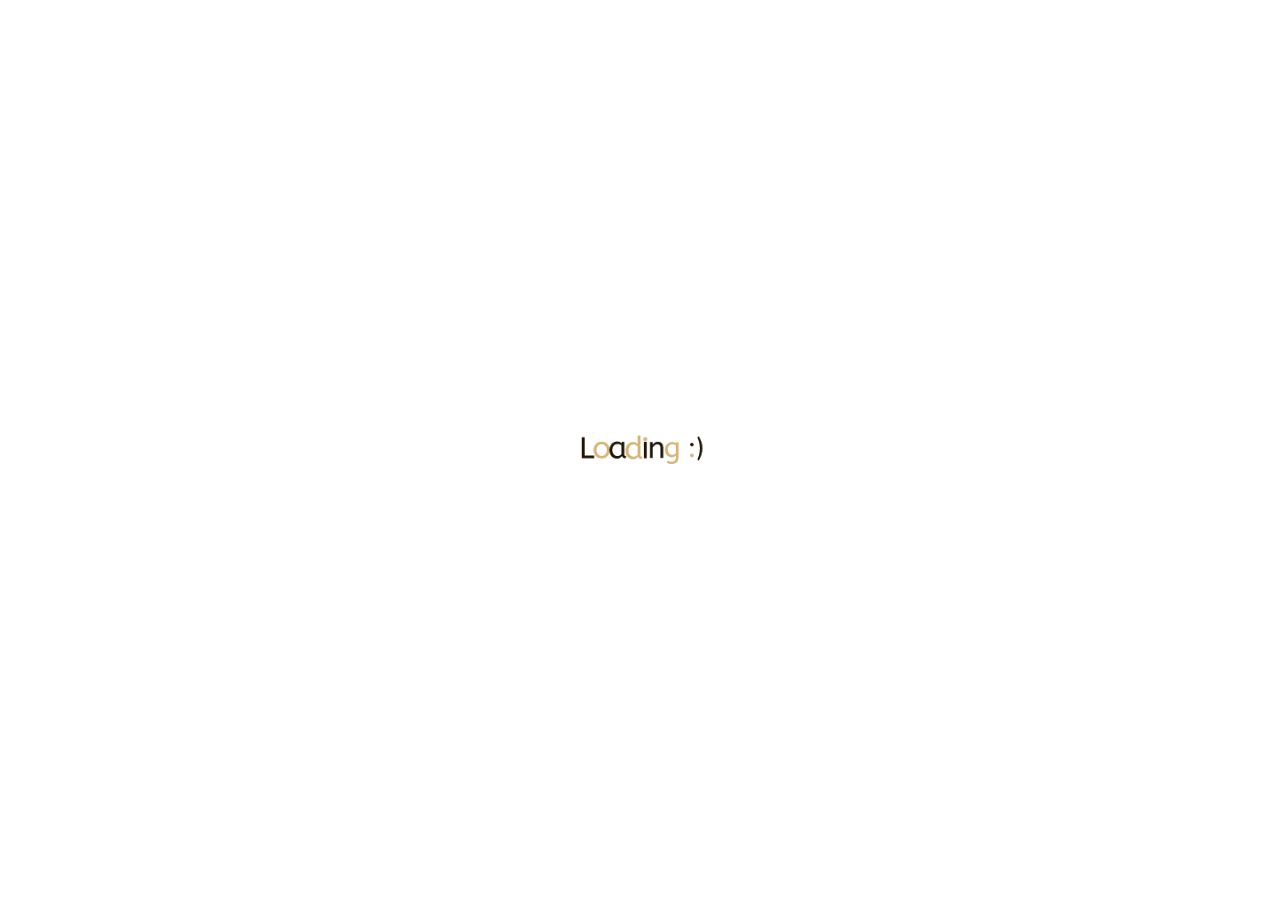
<file: index.html>
<!DOCTYPE html>
<html lang="en">
<head>
    <meta charset="UTF-8">
    <meta http-equiv="X-UA-Compatible" content="IE=edge">
    <meta name="viewport" content="width=device-width, initial-scale=1.0">
    <title>김봉준 | 프론트엔드 포트폴리오</title>
    <link href="assets/images/favicon.ico" type="image/x-icon" rel="shortcut icon">
    <link href="assets/css/main.css" rel="stylesheet">
    <link href="assets/css/jquery.mCustomScrollbar.css" rel="stylesheet">
    <script src="https://ajax.googleapis.com/ajax/libs/jquery/3.6.0/jquery.min.js"></script>
    <script src="assets/js/jquery.mCustomScrollbar.concat.min.js"></script>
    <script src="assets/js/main.js"></script>
</head>
<body>
    <!-- header -->
    <header class="header">
        <div class="inner_header">
            <a href="index.html"><h1>bJ</h1></a>
            <div id="burger-menu">
                <span></span>
            </div>
            <div id="menu">
                <ul>
                    <li><a href="index.html">Work</a></li>
                    <li><a href="about.html">About Me</a></li>
                    <li><a href="#" class="contact_btn">Contact Us</a></li>
                </ul>
            </div>
        </div>
    </header>

    <div id="loading">
        <img src="assets/images/loading.gif" id="loading-image" alt="">
    </div>

    <main>
        <!-- main contents -->
        <section class="main_contents">
            <div class="about_thum">
                <figure>
                    <a href="about.html">
                        <img src="assets/images/main_about.jpg" alt="">
                    </a>
                    <figcaption>
                        <p>bongjun kim</p>
                        <p>Front-End Developer</p>
                    </figcaption>
                </figure>
            </div>
            
            <div class="project1_thum">
                <figure>
                    <p class="num">01</p>
                    <a href="project02_detail.html" alt="">
                        <img src="assets/images/vw_mobile.jpg" alt="" data-animated="assets/images/vw_animation.gif" data-static="assets/images/vw_mobile.jpg" class="hov-animation">
                    </a>
                    <figcaption>
                        <div class="main_title">
                            <p>v-w</p>
                            <p>project</p>
                        </div>
                        <div class="sub_title">
                            <p>
                                V-W clone project<br>
                                1920px, 480px
                            </p>
                        </div>
                    </figcaption>
                </figure>
            </div>

            <div class="project2_thum">
                <figure>
                    <p class="num">02</p>
                    <a href="project01_detail.html" alt="">
                        <img src="assets/images/daon_mobile.jpg" alt="" data-animated="assets/images/daon_animation.gif" data-static="assets/images/daon_mobile.jpg" class="hov-animation">
                    </a>
                    <figcaption>
                        <div class="main_title">
                            <p>daon</p>
                            <p>project</p>
                        </div>
                        <div class="sub_title">
                            <p>
                                renewal project<br>
                                1920px, 480px
                            </p>
                        </div>
                    </figcaption>
                </figure>
            </div>

            <div class="project3_thum">
                <figure>
                    <p class="num">03</p>
                    <a href="project03_detail.html" alt="">
                        <img src="assets/images/react_main_03.jpg" alt="">
                        <img src="assets/images/react_static.jpg" alt="" data-animated="assets/images/react_animation.gif" data-static="assets/images/react_static.jpg" class="hov-animation">
                    </a>
                    <figcaption>
                        <div class="main_title">
                            <p>corona19</p>
                            <p>project</p>
                        </div>
                        <div class="sub_title">
                            <p>
                                react 이용<br>
                                코로나 인원현황 project 
                            </p>
                        </div>
                    </figcaption>
                </figure>
            </div>

            <article class="contact">
                <form id="contact" action="#" method="#">
                    <h2>Contact Us</h2>
                    <input type="text" name="name" id="name" placeholder="NAME" required>
                    <input type="email" name="email" id="email" placeholder="E-Mail" required>
                    <textarea name="message" cols="50" rows="7" placeholder="message" required></textarea>
                    <input type="submit" name="submit" id="submit" value="send message">
                </form>
                <div class="contact_text">
                    <p>let's</p>
                    <p>talk</p>
                    <p>
                        이메일로 연락 주시면 상세한 이력서 보내드리겠습니다.<br>
                        당신과 함께 성장하고 싶습니다.
                    </p>
                </div>
            </article>

            <div class="top_btn">
                <p><img src="assets/images/top_btn.png" alt=""></p>
            </div>

            <!-- canvas -->
            <div id="dotty"></div>
            
            <!-- footer -->
            <footer class="footer">
                <div>
                    <p class="tel">+82 10-3745-3098</p>
                    <p class="copyright">
                        © 2021 BJ CO.
                        ALL RIGHTS RESERVED.
                    </p>
                </div>
            </footer>

        </section>
    </main>

    <!-- canvas script -->
    <script>
        var NUM_PARTICLES = ((ROWS = 12) * (COLS = 30)), THICKNESS = Math.pow(200, 2),
            SPACING = 50,
            MARGIN = 100,
            COLOR = 220,
            DRAG = 0.95,
            EASE = 0.25,
            container, particle, canvas, mouse, stats, list, ctx, tog, man, dx, dy, mx, my, d, t, f, a, b, i, n, w, h, p, s, r, c; 
            particle = { vx: 0, vy: 0, x: 0, y: 0 };

        function init() {
            container = document.getElementById('dotty');
            canvas = document.createElement('canvas');
            ctx = canvas.getContext('2d'); man = false;
            tog = true; list = [];
            w = canvas.width = COLS * SPACING + MARGIN * 2;
            h = canvas.height = ROWS * SPACING + MARGIN * 2;
            for (i = 0; i < NUM_PARTICLES; i++) {
                p = Object.create(particle); p.x = p.ox = MARGIN + SPACING * (i % COLS);
                p.y = p.oy = MARGIN + SPACING * Math.floor(i / COLS); list[i] = p;
            }
            container.addEventListener('mousemove', function (e) {
                bounds = container.getBoundingClientRect();
                mx = e.clientX - bounds.left; my = e.clientY - bounds.top; man = true;
            });
            if (typeof Stats === 'function') {
                document.body.appendChild((stats = new Stats()).domElement);
            }
            container.appendChild(canvas); 
        }

        function step() { 
            if (stats) stats.begin(); 
            if (tog = !tog) {
                if (!man) {
                    t = +new Date() * 0.000; mx = w * 0.5 + (Math.cos(t * 2.1) * Math.cos(t * 0.9) * w * 0.45);
                    my = h * 0.5 + (Math.sin(t * 3.2) * Math.tan(Math.sin(t * 0.8)) * h * 0.45);
                }
                for (i = 0; i < NUM_PARTICLES; i++) {
                    p = list[i]; d = (dx = mx - p.x) * dx + (dy = my - p.y) * dy;
                    f = -THICKNESS / d; 
                    if (d < THICKNESS) {
                        t = Math.atan2(dy, dx);
                        p.vx += f * Math.cos(t); p.vy += f * Math.sin(t);
                    } 
                    p.x += (p.vx *= DRAG) + (p.ox - p.x) * EASE;
                    p.y += (p.vy *= DRAG) + (p.oy - p.y) * EASE; 
                } 
            } 
            else {
                b = (a = ctx.createImageData(w, h)).data;
                for (i = 0; i < NUM_PARTICLES; i++) {
                    p = list[i]; b[n = (~~p.x + (~~p.y * w)) * 4] = b[n + 1] = b[n + 2] = COLOR, b[n + 3] = 255;
                } 
                ctx.putImageData(a, 0, 0);
            } if (stats) stats.end(); requestAnimationFrame(step); 
        }
        init();
        step();
    </script>

    <script>
        (function ($) {
            $(window).on("load", function () {
                $("main").mCustomScrollbar({
                    theme: "dark",
                    mouseWheelPixels: 600
                });
            }); 
        })(jQuery);
    </script>

    <script>
        // 버거메뉴
        var burgerMenu = document.getElementById('burger-menu');
        var overlay = document.getElementById('menu');
        burgerMenu.addEventListener('click',function(){
            this.classList.toggle("close");
            overlay.classList.toggle("overlay");
        });
    </script>

  </body>
</html>
</file>
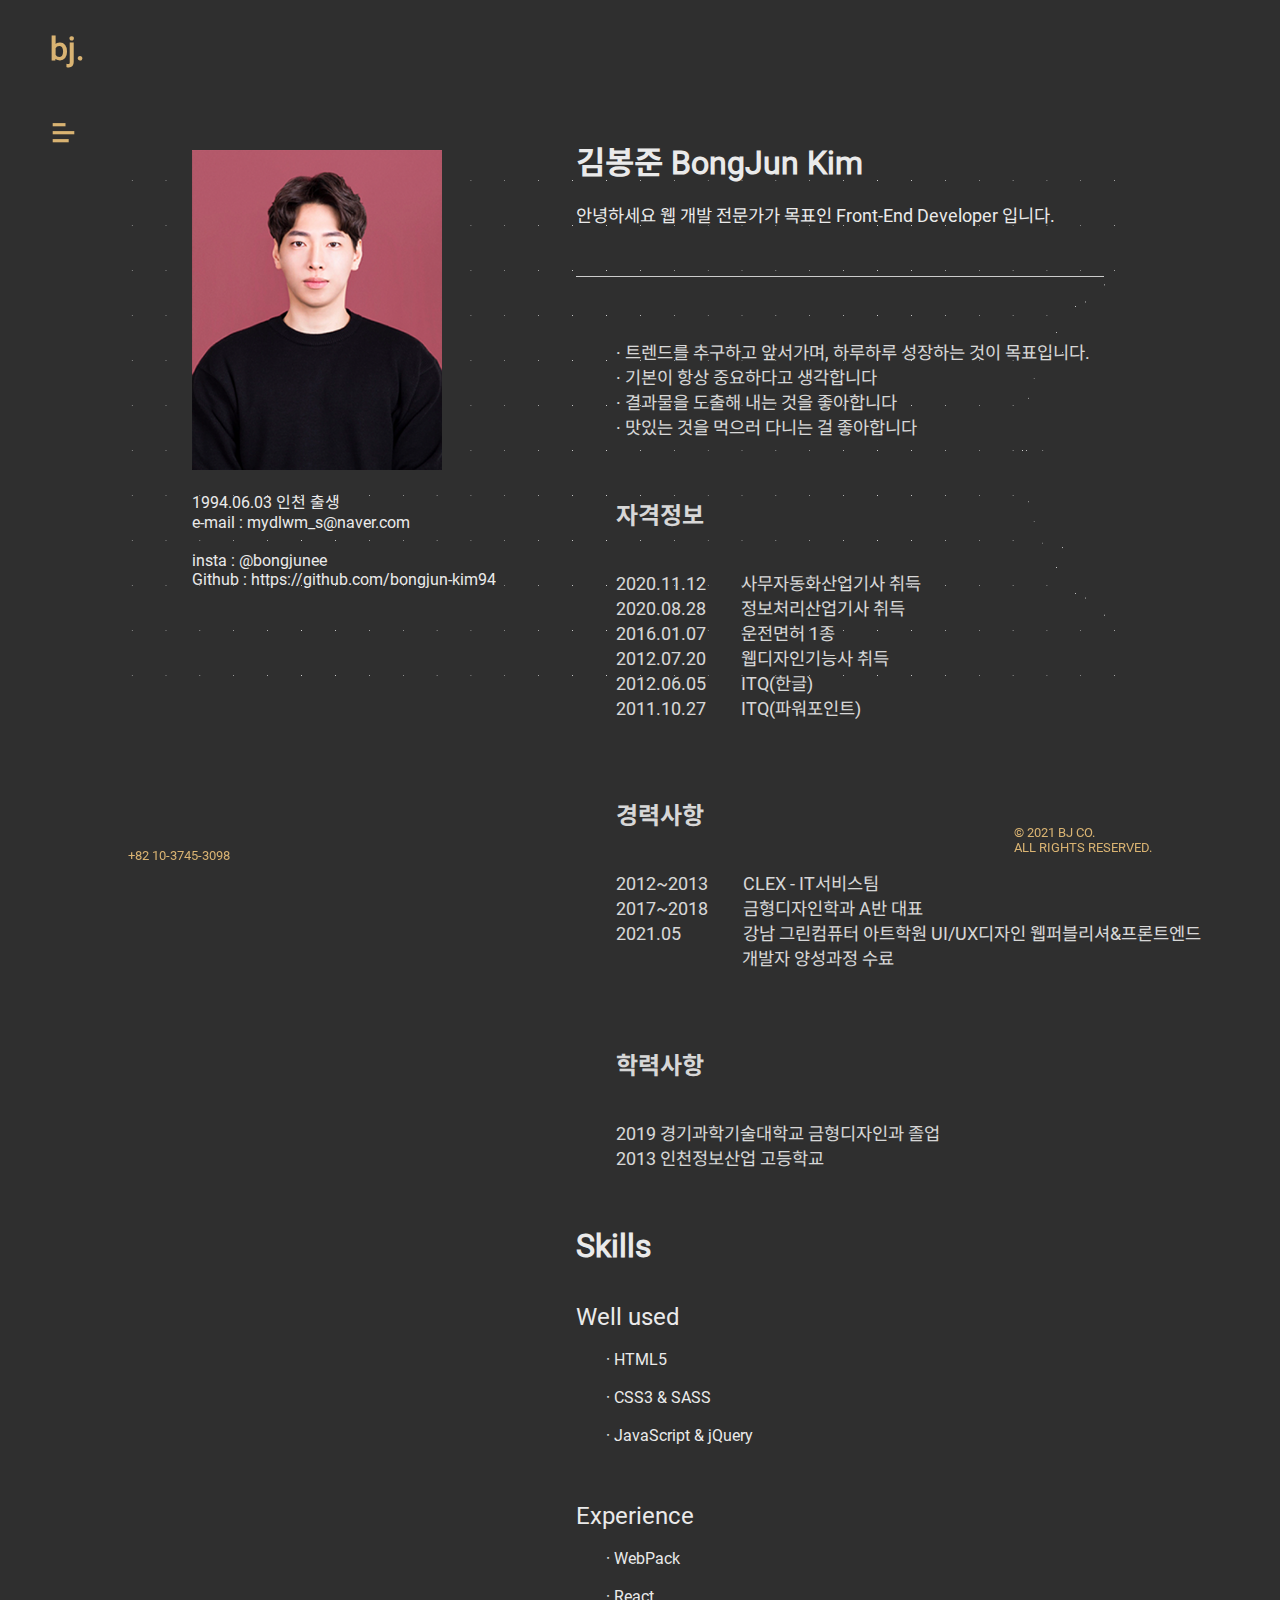
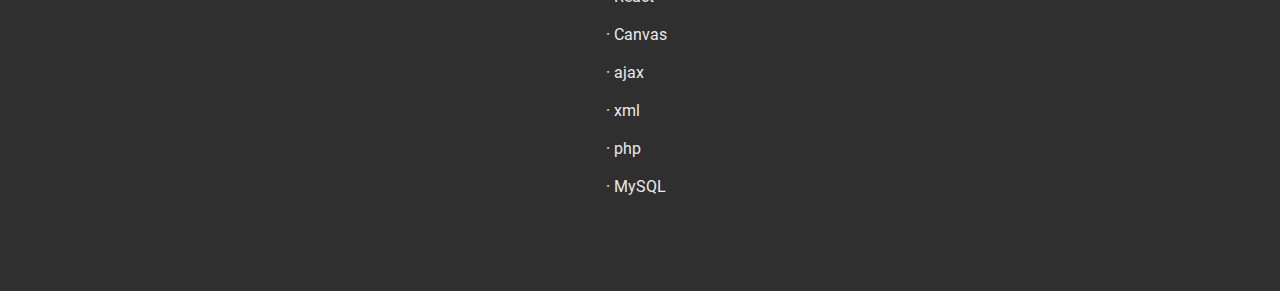
<file: about.html>
<!DOCTYPE html>
<html lang="en">
<head>
    <meta charset="UTF-8">
    <meta http-equiv="X-UA-Compatible" content="IE=edge">
    <meta name="viewport" content="width=device-width, initial-scale=1.0">
    <title>Document</title>
    <link href="css/about.css" rel="stylesheet">
    <script src="https://ajax.googleapis.com/ajax/libs/jquery/3.6.0/jquery.min.js"></script>
    <script src="js/common.js"></script>
</head>
<body>

    <!-- header -->
    <header class="header">
        <div class="inner_header">
            <a href="index.html"><h1>bj.</h1></a>
            <div id="burger-menu">
                <span></span>
            </div>
            <div id="menu">
                <ul>
                    <li><a href="project01_detail.html">Work</a></li>
                    <li><a href="about.html">About Me</a></li>
                    <li><a href="#">Contact Us</a></li>
                </ul>
            </div>
        </div>
    </header>

    <article class="main_content">
        <div class="main_left">
            <figure>
                <p>
                    <img src="images/about_me.png" alt="">
                </p>
                <figcaption>
                    <p>
                        1994.06.03 인천 출생
                        e-mail : mydlwm_s@naver.com
                    </p>
                    <p>
                        insta : @bongjunee
                        Github : https://github.com/bongjun-kim94
                    </p>
                </figcaption>
            </figure>
        </div>


        <div class="main_right">
            <ul>
                <li>
                    <h1>김봉준 BongJun Kim</h1>
                    <p>안녕하세요 웹 개발 전문가가 목표인 Front-End Developer 입니다.</p>
                    <span></span>
                </li>
                <li>
                    <p>
                        · 트렌드를 추구하고 앞서가며, 하루하루 성장하는 것이 목표입니다.
                        · 기본이 항상 중요하다고 생각합니다
                        · 결과물을 도출해 내는 것을 좋아합니다
                        · 맛있는 것을 먹으러 다니는 걸 좋아합니다
                    </p>
                </li>
                <li>
                    <h2>자격정보</h2>
                    <p>
                        2020.11.12<span>사무자동화산업기사 취득</span>
                        2020.08.28<span>정보처리산업기사 취득</span>
                        2016.01.07<span>운전면허 1종</span>
                        2012.07.20<span>웹디자인기능사 취득</span>
                        2012.06.05<span>ITQ(한글)</span>
                        2011.10.27<span>ITQ(파워포인트)</span>
                    </p>

                </li>
                <li>
                    <h2>경력사항</h2>
                    <p>
                        2012~2013<span>CLEX - IT서비스팀</span>
                        2017~2018<span>금형디자인학과 A반 대표</span>
                        2021.05<span>&emsp;&ensp;강남 그린컴퓨터 아트학원 UI/UX디자인 웹퍼블리셔&프론트엔드</span>
                        <p class="p_tap">개발자 양성과정 수료</p>
                    </p>
                </li>
                <li>
                    <h2>학력사항</h2>
                    <p>
                        2019 경기과학기술대학교 금형디자인과 졸업
                        2013 인천정보산업 고등학교
                    </p>
                </li>
                <li>
                    <h2>Skills</h2>
                    <dl>
                        <dt>Well used</dt>
                        <dd>· HTML5</dd>
                        <dd>· CSS3 & SASS</dd>
                        <dd>· JavaScript & jQuery</dd>
                    </dl>
                    <dl>
                        <dt>Experience</dt>
                        <dd>· WebPack</dd>
                        <dd>· React</dd>
                        <dd>· Canvas</dd>
                        <dd>· ajax</dd>
                        <dd>· xml</dd>
                        <dd>· php</dd>
                        <dd>· MySQL</dd>
                    </dl>
                    
                </li>
            </ul>
        </div>
    </article>

    <!-- canvas -->
    <div id="dotty"></div>
    
    <!-- footer -->
    <footer class="footer">
        <div>
            <p class="tel">+82 10-3745-3098</p>
            <p class="copyright">
                © 2021 BJ CO.
                ALL RIGHTS RESERVED.
            </p>
        </div>
    </footer>
    


    <script>
        
        var NUM_PARTICLES = ((ROWS = 12) * (COLS = 30)), THICKNESS = Math.pow(200, 2),
            SPACING = 50,
            MARGIN = 100,
            COLOR = 220,
            DRAG = 0.95,
            EASE = 0.25,
            container, particle, canvas, mouse, stats, list, ctx, tog, man, dx, dy, mx, my, d, t, f, a, b, i, n, w, h, p, s, r, c; 
            particle = { vx: 0, vy: 0, x: 0, y: 0 };

        function init() {
            container = document.getElementById('dotty');
            canvas = document.createElement('canvas');
            ctx = canvas.getContext('2d');
            man = false;
            tog = true; list = [];
            w = canvas.width = COLS * SPACING + MARGIN * 2;
            h = canvas.height = ROWS * SPACING + MARGIN * 2;
            for (i = 0; i < NUM_PARTICLES; i++) {
                p = Object.create(particle); p.x = p.ox = MARGIN + SPACING * (i % COLS);
                p.y = p.oy = MARGIN + SPACING * Math.floor(i / COLS); list[i] = p;
            }
            container.addEventListener('mousemove', function (e) {
                bounds = container.getBoundingClientRect();
                mx = e.clientX - bounds.left; my = e.clientY - bounds.top; man = true;
            });
            if (typeof Stats === 'function') {
                document.body.appendChild((stats = new Stats()).domElement);
            }
            container.appendChild(canvas); 
        }

        function step() { 
            if (stats) stats.begin(); 
            if (tog = !tog) {
                if (!man) {
                    t = +new Date() * 0.000; mx = w * 0.5 + (Math.cos(t * 2.1) * Math.cos(t * 0.9) * w * 0.45);
                    my = h * 0.5 + (Math.sin(t * 3.2) * Math.tan(Math.sin(t * 0.8)) * h * 0.45);
                }
                for (i = 0; i < NUM_PARTICLES; i++) {
                    p = list[i]; d = (dx = mx - p.x) * dx + (dy = my - p.y) * dy;
                    f = -THICKNESS / d; 
                    if (d < THICKNESS) {
                        t = Math.atan2(dy, dx);
                        p.vx += f * Math.cos(t); p.vy += f * Math.sin(t);
                    } 
                    p.x += (p.vx *= DRAG) + (p.ox - p.x) * EASE;
                    p.y += (p.vy *= DRAG) + (p.oy - p.y) * EASE; 
                } 
            } 
            else {
                b = (a = ctx.createImageData(w, h)).data;
                for (i = 0; i < NUM_PARTICLES; i++) {
                    p = list[i]; b[n = (~~p.x + (~~p.y * w)) * 4] = b[n + 1] = b[n + 2] = COLOR, b[n + 3] = 255;
                } 
                ctx.putImageData(a, 0, 0);
            } if (stats) stats.end(); requestAnimationFrame(step); 
        }
        init();
        step();
    </script>

    <script>
        // 버거메뉴
        var burgerMenu = document.getElementById('burger-menu');
        var overlay = document.getElementById('menu');
        burgerMenu.addEventListener('click',function(){
            this.classList.toggle("close");
            overlay.classList.toggle("overlay");
        });
    </script>
</body>
</html>
</file>
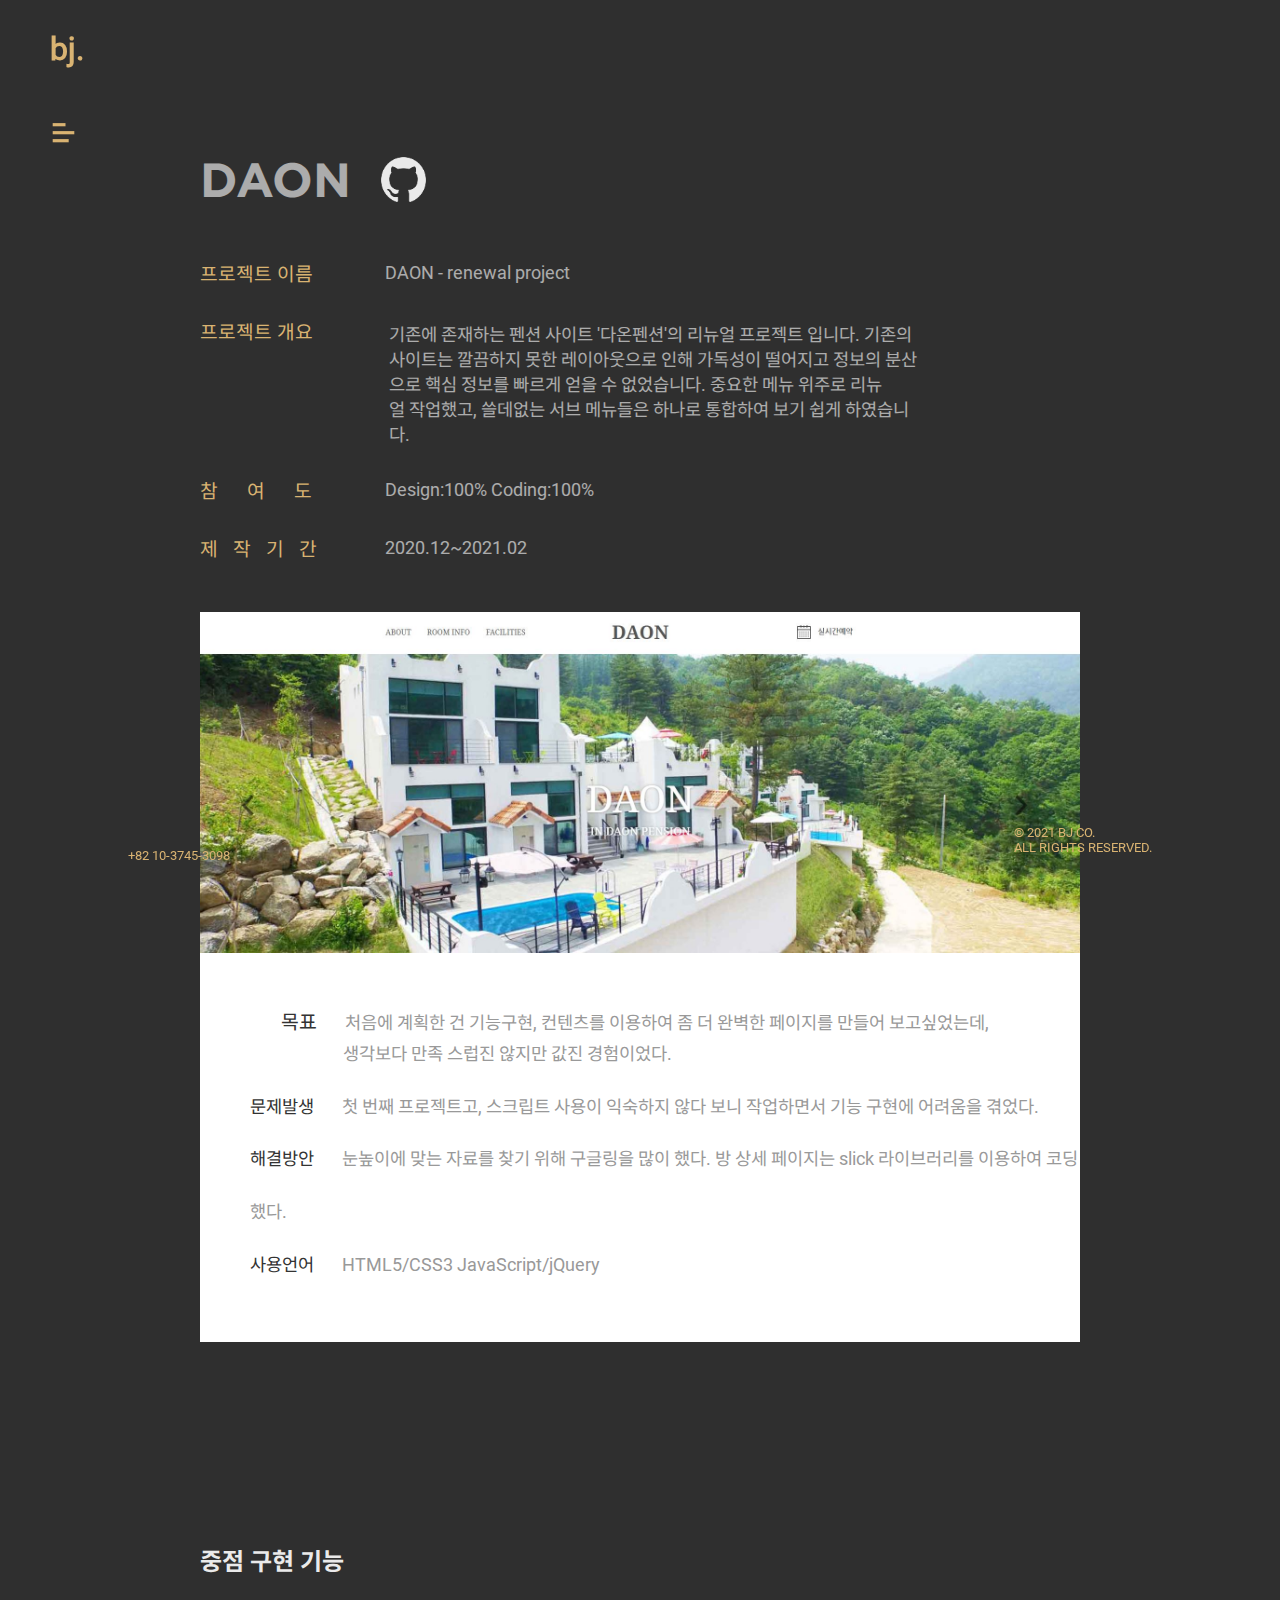
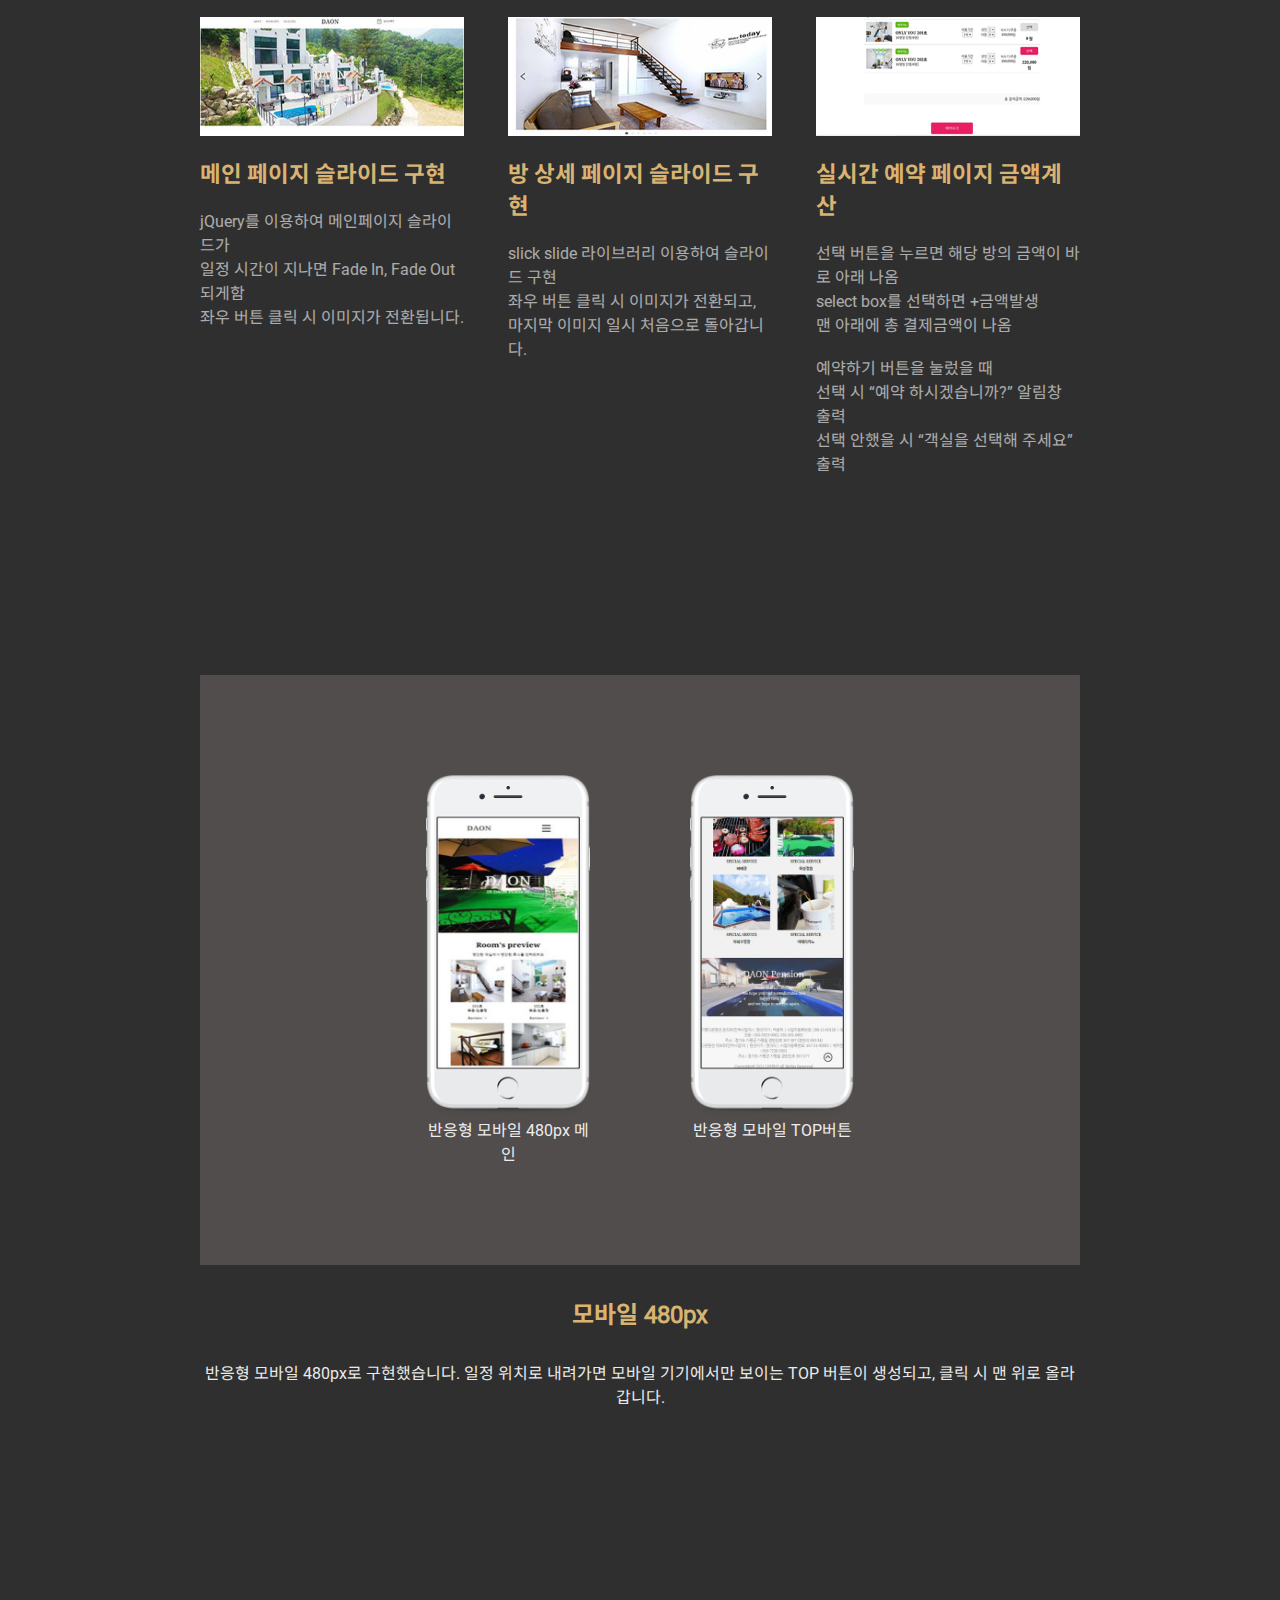
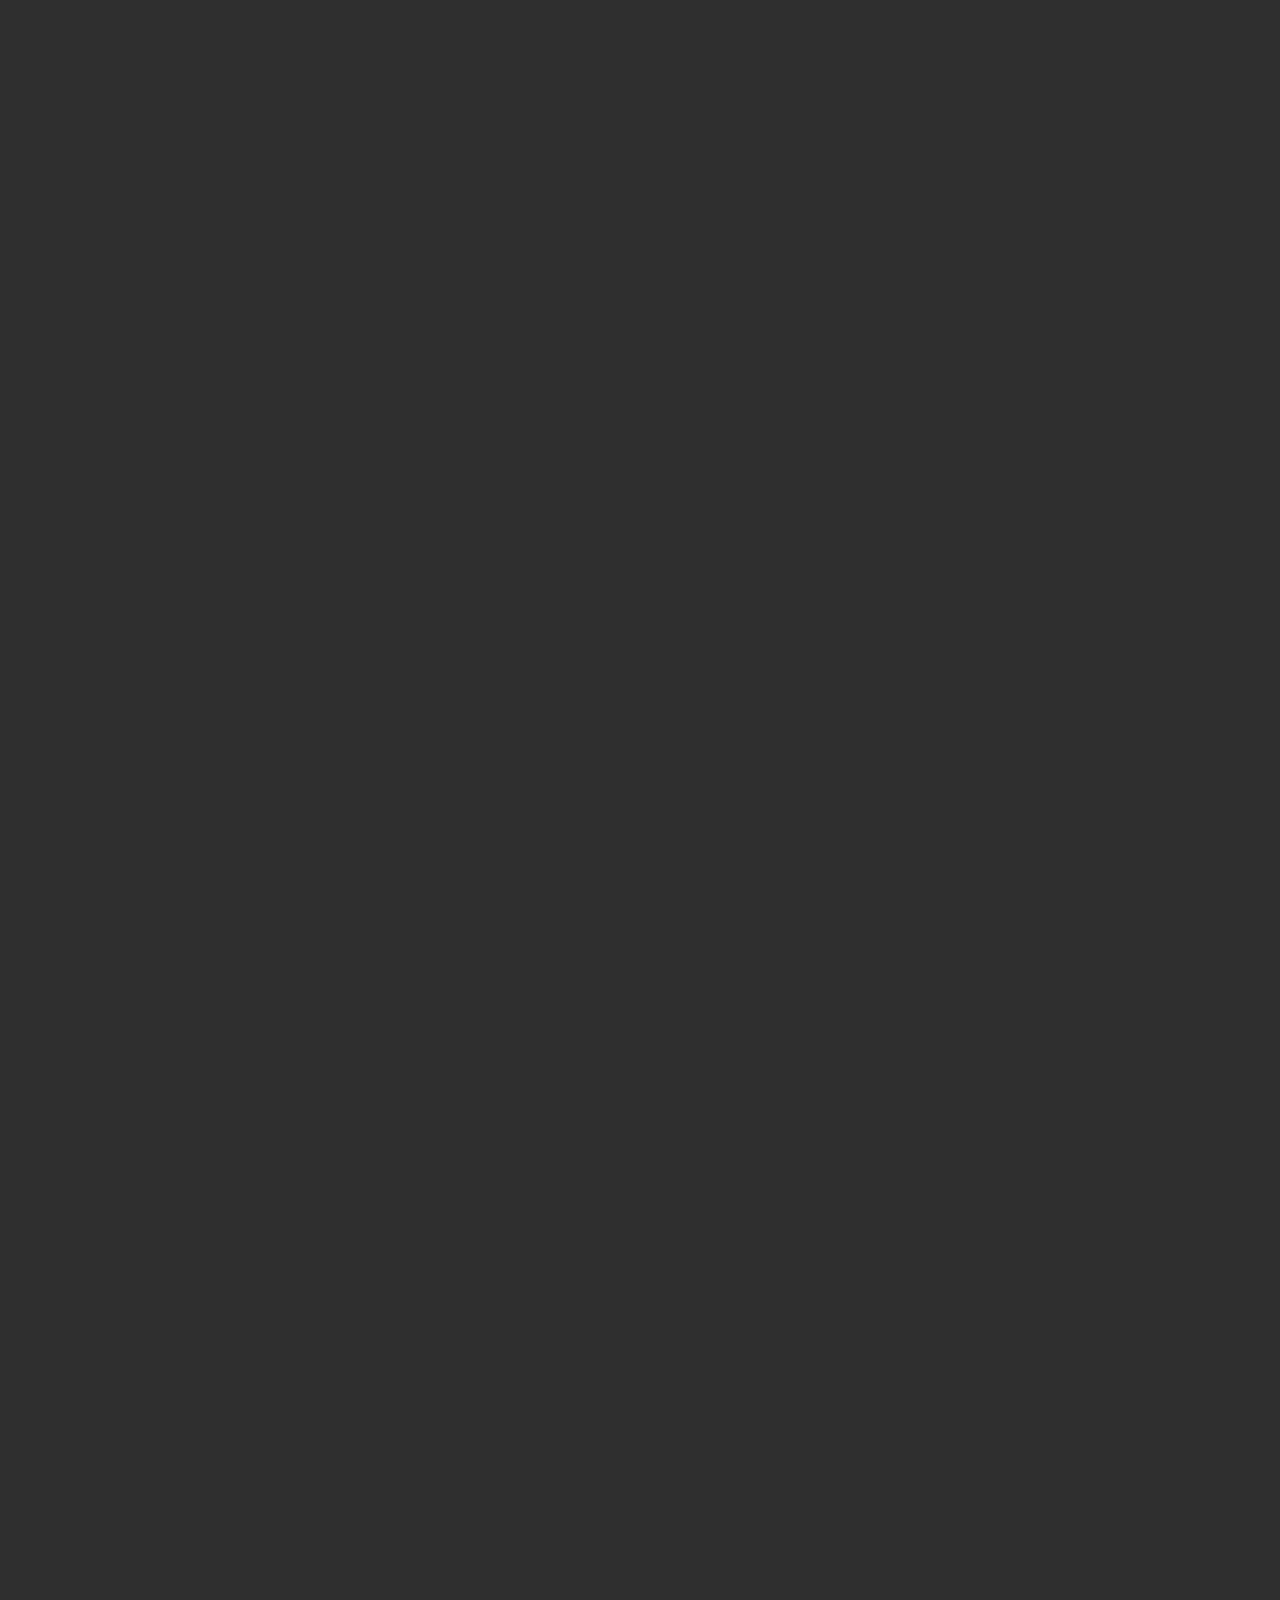
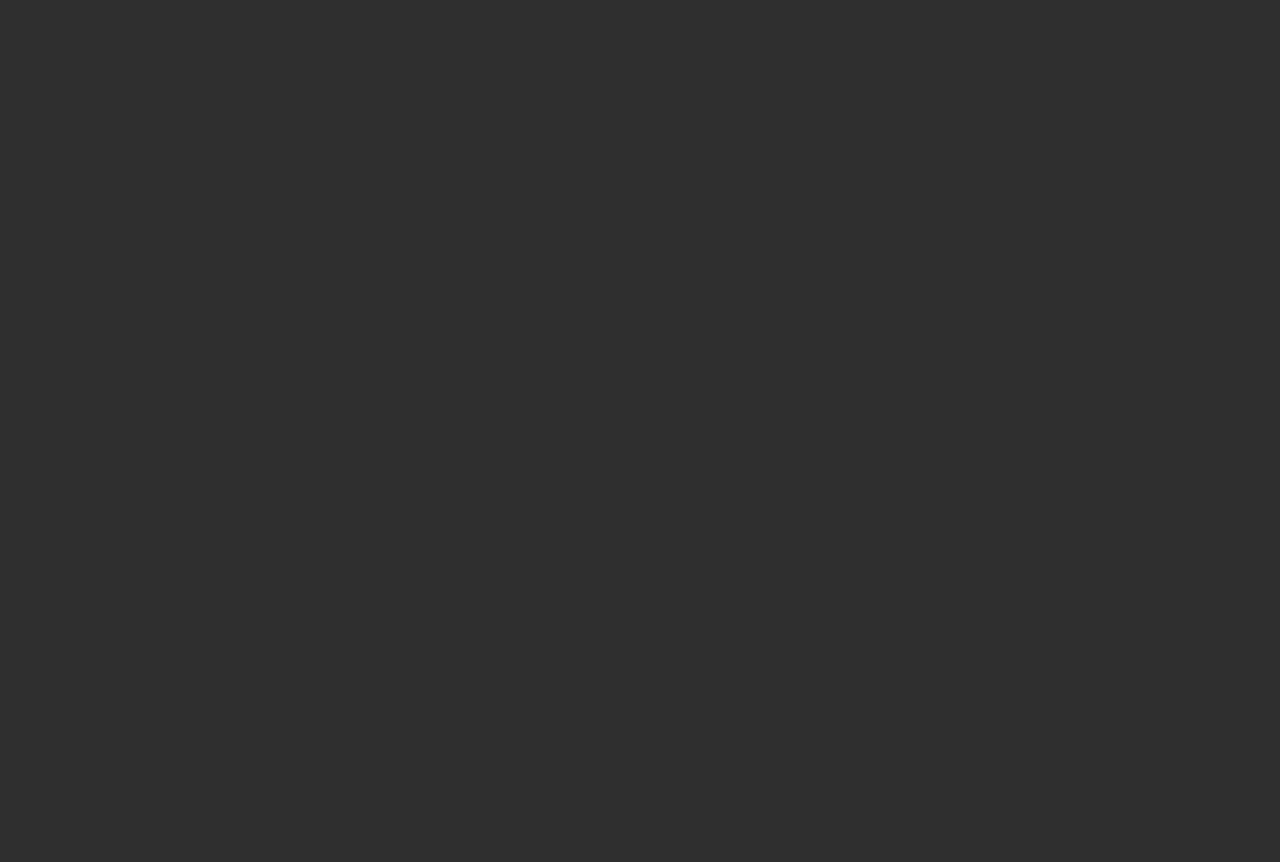
<file: project01_detail.html>
<!DOCTYPE html>
<html lang="en">
<head>
    <meta charset="UTF-8">
    <meta http-equiv="X-UA-Compatible" content="IE=edge">
    <meta name="viewport" content="width=device-width, initial-scale=1.0">
    <title>김봉준 | 프론트엔드 포트폴리오</title>
    <link href="images/favicon.png" type="image/x-icon" rel="shortcut icon">
    <link href="css/detail.css" rel="stylesheet">
    <link rel="stylesheet" href="https://cdnjs.cloudflare.com/ajax/libs/animate.css/4.1.1/animate.min.css"/>
    <script src="https://ajax.googleapis.com/ajax/libs/jquery/3.6.0/jquery.min.js"></script>
    <script src="js/slick.js"></script>
    <script src="js/detail.js"></script>
    <script src="js/common.js"></script>
</head>
<body>
   <!-- header -->
    <header class="header">
        <div class="inner_header">
            <a href="index.html"><h1>bj.</h1></a>
            <div id="burger-menu">
                <span></span>
            </div>
            <div id="menu">
                <ul>
                    <li><a href="index.html">Work</a></li>
                    <li><a href="about.html">About Me</a></li>
                    <li><a href="#" class="contact_btn">Contact Us</a></li>
                </ul>
            </div>
        </div>
    </header>

    <article class="main_content">
        <section class="headline animate__animated animate__fadeIn">
            <h2>DAON</h2><a href="https://bongjun-kim94.github.io/daon/"><img src="images/git_icon.png" alt=""></a>
        </section>

        <section class="text_content1">
            <div>
                <p class="animate__animated animate__fadeInUp">
                    <strong>프로젝트 이름</strong><span>DAON - renewal project</span>
                </p>
                <p class="animate__animated animate__fadeInUp">
                    <strong>프로젝트 개요</strong>
                    <span>
                        기존에 존재하는 펜션 사이트 '다온펜션'의 리뉴얼 프로젝트 입니다.

                        기존의 사이트는 깔끔하지 못한 레이아웃으로 인해 가독성이 떨어지고 정보의 분산으로 핵심 정보를 빠르게 얻을 수 없었습니다.
                        중요한 메뉴 위주로 리뉴얼 작업했고, 쓸데없는 서브 메뉴들은 하나로 통합하여 보기 쉽게 하였습니다.
                    </span>

                </p>
                <p class="animate__animated animate__fadeInUp">
                    <strong>참&emsp;&ensp;여&emsp;&ensp;도</strong><span>Design:100% Coding:100%</span>
                </p>
                <p class="animate__animated animate__fadeInUp">
                    <strong>제&nbsp;&ensp;작&nbsp;&ensp;기&nbsp;&ensp;간</strong><span>2020.12~2021.02</span>
                </p>
            </div>
        </section>

        <section class="mainImage animate__animated">
            <img src="images/daon_main_01.jpg" alt="">
        </section>

        <section class="text_content2">
            <div class="animate__animated">
                <p class="p_nth">
                    <strong><span>목표</span></strong><span>처음에 계획한 건 기능구현, 컨텐츠를 이용하여 좀 더 완벽한  페이지를 만들어 보고싶었는데,</span><br>
                    <p class="p_tap">생각보다 만족 스럽진 않지만 값진 경험이었다.</p>
                </p>
                <p>
                    <strong>문제발생</strong><span>첫 번째 프로젝트고, 스크립트 사용이  익숙하지 않다 보니 작업하면서 기능 구현에 어려움을 겪었다.</span>
                </p>
                <p>
                    <strong>해결방안</strong><span>눈높이에 맞는 자료를 찾기  위해 구글링을 많이 했다. 방 상세 페이지는 slick 라이브러리를 이용하여 코딩했다.</span>
                </p>
                <p>
                    <strong>사용언어</strong><span>HTML5/CSS3 JavaScript/jQuery</span>
                </p>
            </div>
        </section>

        <section class="project_function">
            <h1 class="animate__animated">중점 구현 기능</h1>
            <div>
                <figure>
                    <p class="animate__animated"><img src="images/daon_function_01.jpg" alt=""></p>
                    <figcaption class="animate__animated">
                        <h2>메인 페이지 슬라이드 구현</h2>
                        <p>jQuery를 이용하여 메인페이지 슬라이드가 
                            일정 시간이 지나면 Fade In, Fade Out 되게함
                            좌우 버튼 클릭 시 이미지가 전환됩니다.
                        </p>
                    </figcaption>
                </figure>
                <figure>
                    <p class="animate__animated"><img src="images/daon_function_02.jpg" alt=""></p>
                    <figcaption class="animate__animated">
                        <h2>방 상세 페이지 슬라이드 구현</h2>
                        <p>slick slide 라이브러리 이용하여 슬라이드 구현
                            좌우 버튼 클릭 시 이미지가 전환되고,
                            마지막 이미지 일시 처음으로 돌아갑니다.
                        </p>
                    </figcaption>
                </figure>
                <figure>
                    <p class="animate__animated"><img src="images/daon_function_03.jpg" alt=""></p>
                    <figcaption class="animate__animated">
                        <h2>실시간 예약 페이지 금액계산</h2>
                        <p>선택 버튼을 누르면 해당 방의 금액이 바로 아래 나옴
                            select box를 선택하면 +금액발생
                            맨 아래에 총 결제금액이 나옴 

                            예약하기 버튼을 눌렀을 때   
                            선택 시 “예약 하시겠습니까?” 알림창 출력
                            선택 안했을 시 “객실을 선택해 주세요” 출력 
                        </p>
                    </figcaption>
                </figure>
            </div>
        </section>

        <section class="mobile_thum">
            <div class="mobile_img">
                <figure>
                    <img src="images/daon_mobile_01.png" alt="">
                    <figcaption>반응형 모바일 480px 메인</figcaption>
                </figure>
                <figure>
                    <img src="images/daon_mobile_02.png" alt="">
                    <figcaption>반응형 모바일 TOP버튼</figcaption>
                </figure>
            </div>      
        </section>

        <div class="explanation">
            <h2>모바일 480px</h2>
            <p>반응형 모바일 480px로 구현했습니다. 일정 위치로 내려가면 모바일 기기에서만 보이는 TOP 버튼이 생성되고, 클릭 시 맨 위로 올라갑니다.</p>
        </div>

        <section class="next_preview slider">
            <div class="project_list regular">
                <a href="project01_detail.html">
                    <img src="images/daon_mobile.jpg" alt="">
                </a>
                <a href="project03_detail.html">
                    <img src="images/react_main_03.jpg" alt="">
                </a>
                <a href="project02_detail.html">
                    <img src="images/vw_mobile.jpg" alt="">
                </a>
            </div>
        </section>
    </article>
    
    <!-- footer -->
    <footer class="footer"></footer>

    <script>
        // 버거메뉴
        var burgerMenu = document.getElementById('burger-menu');
        var overlay = document.getElementById('menu');
        burgerMenu.addEventListener('click',function(){
            this.classList.toggle("close");
            overlay.classList.toggle("overlay");
        });
    </script>
    </body>
</html>
</file>
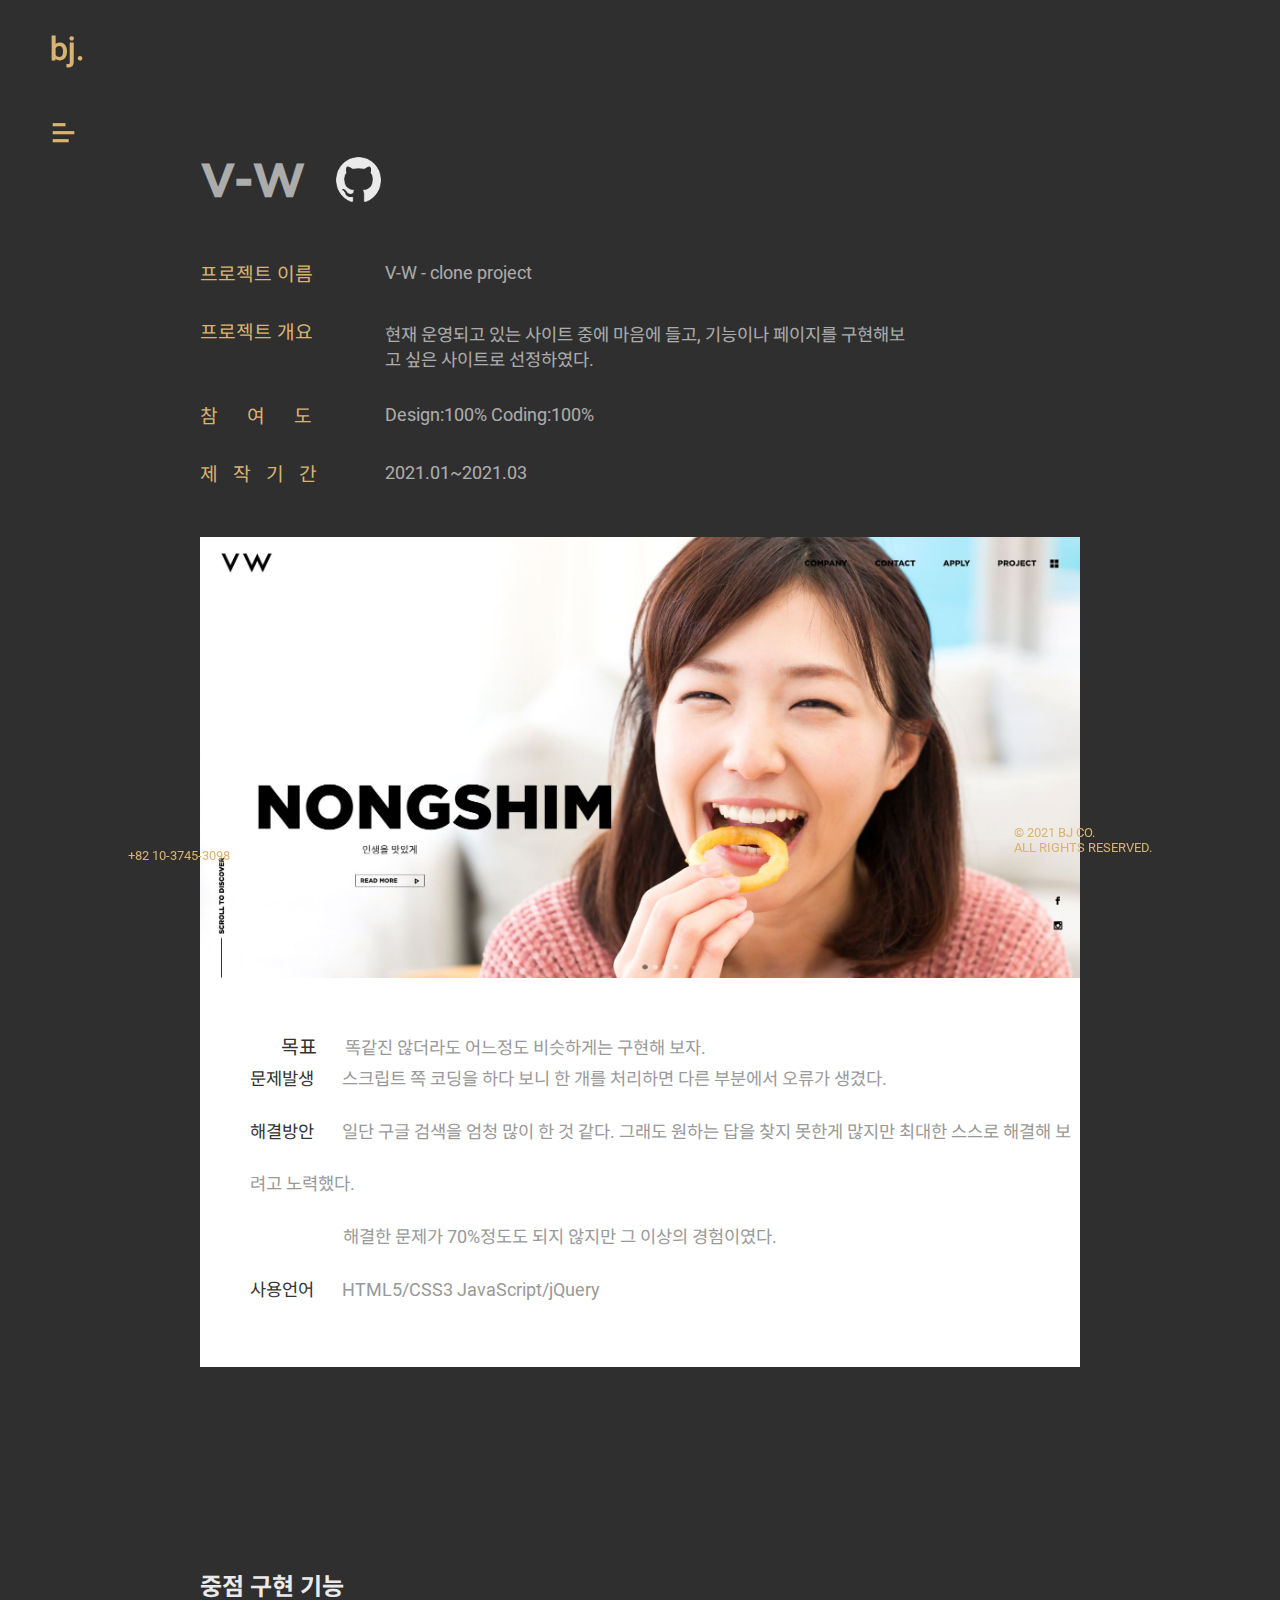
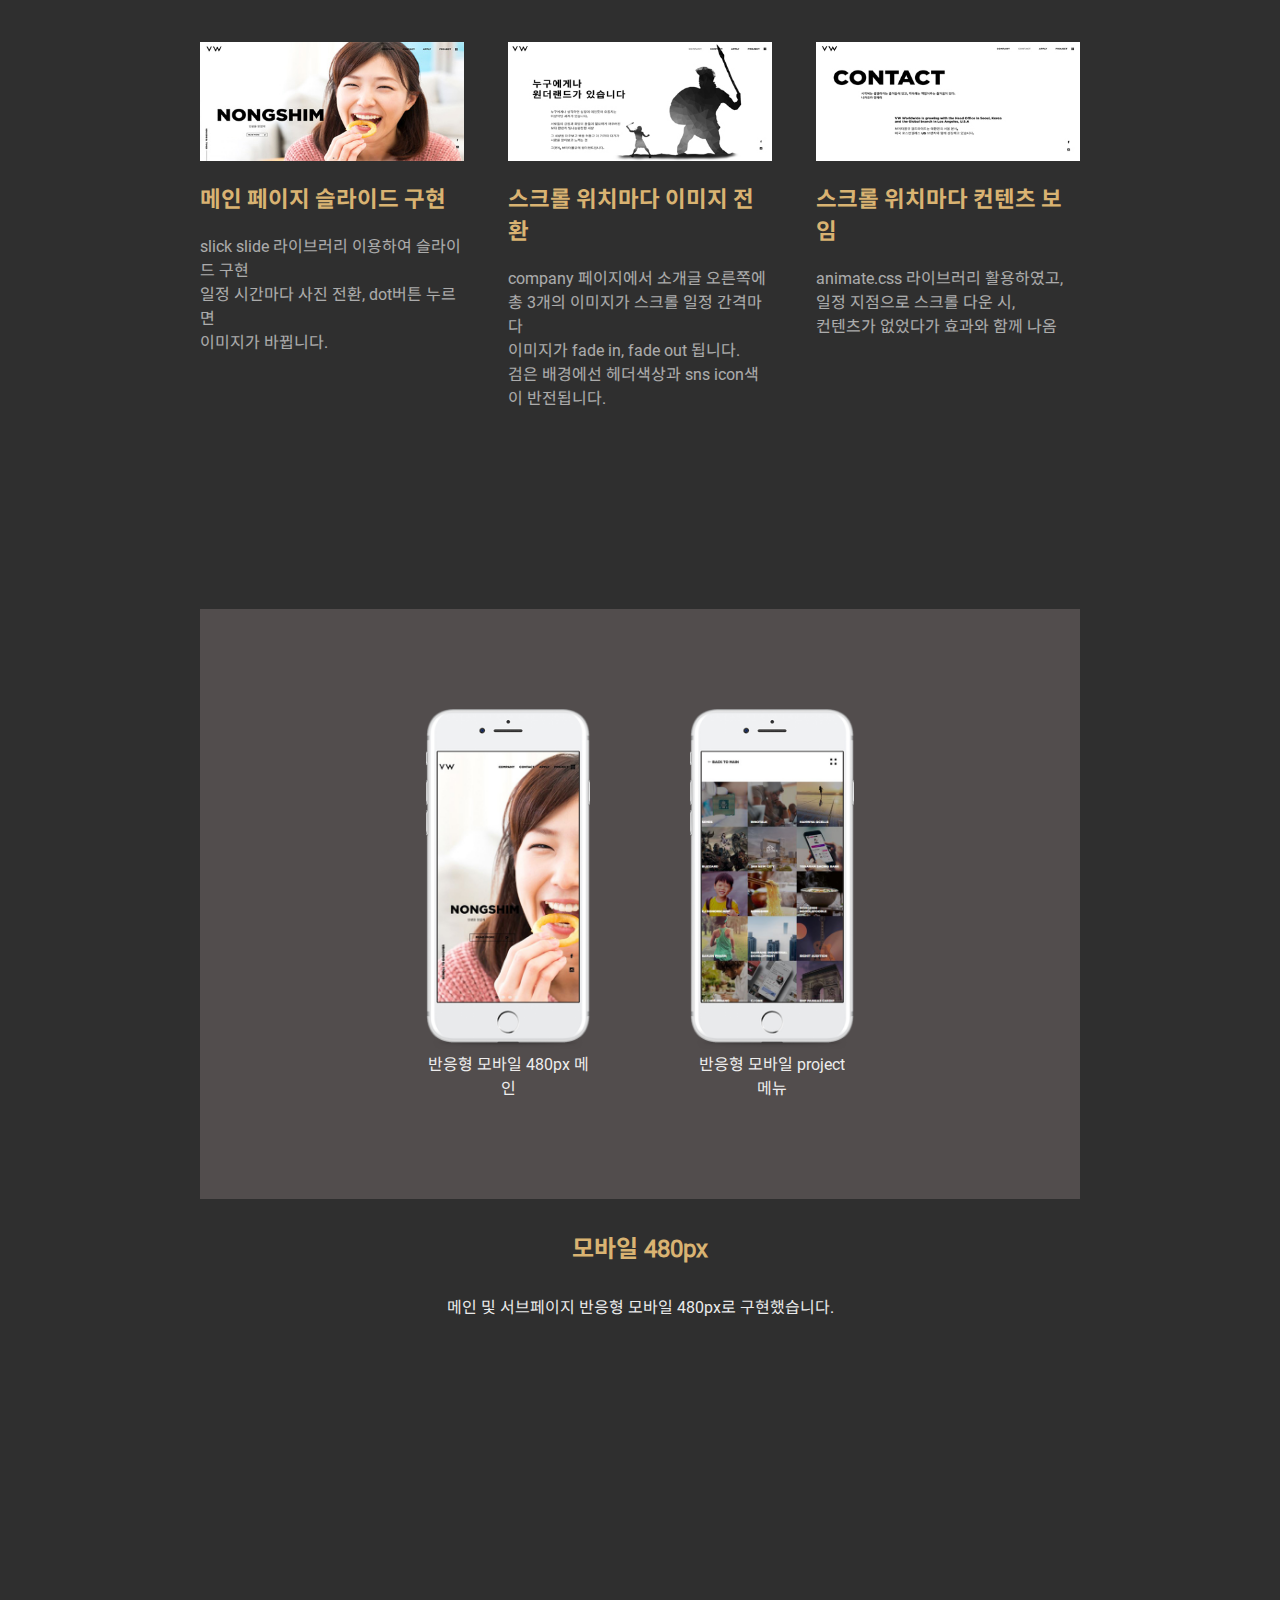
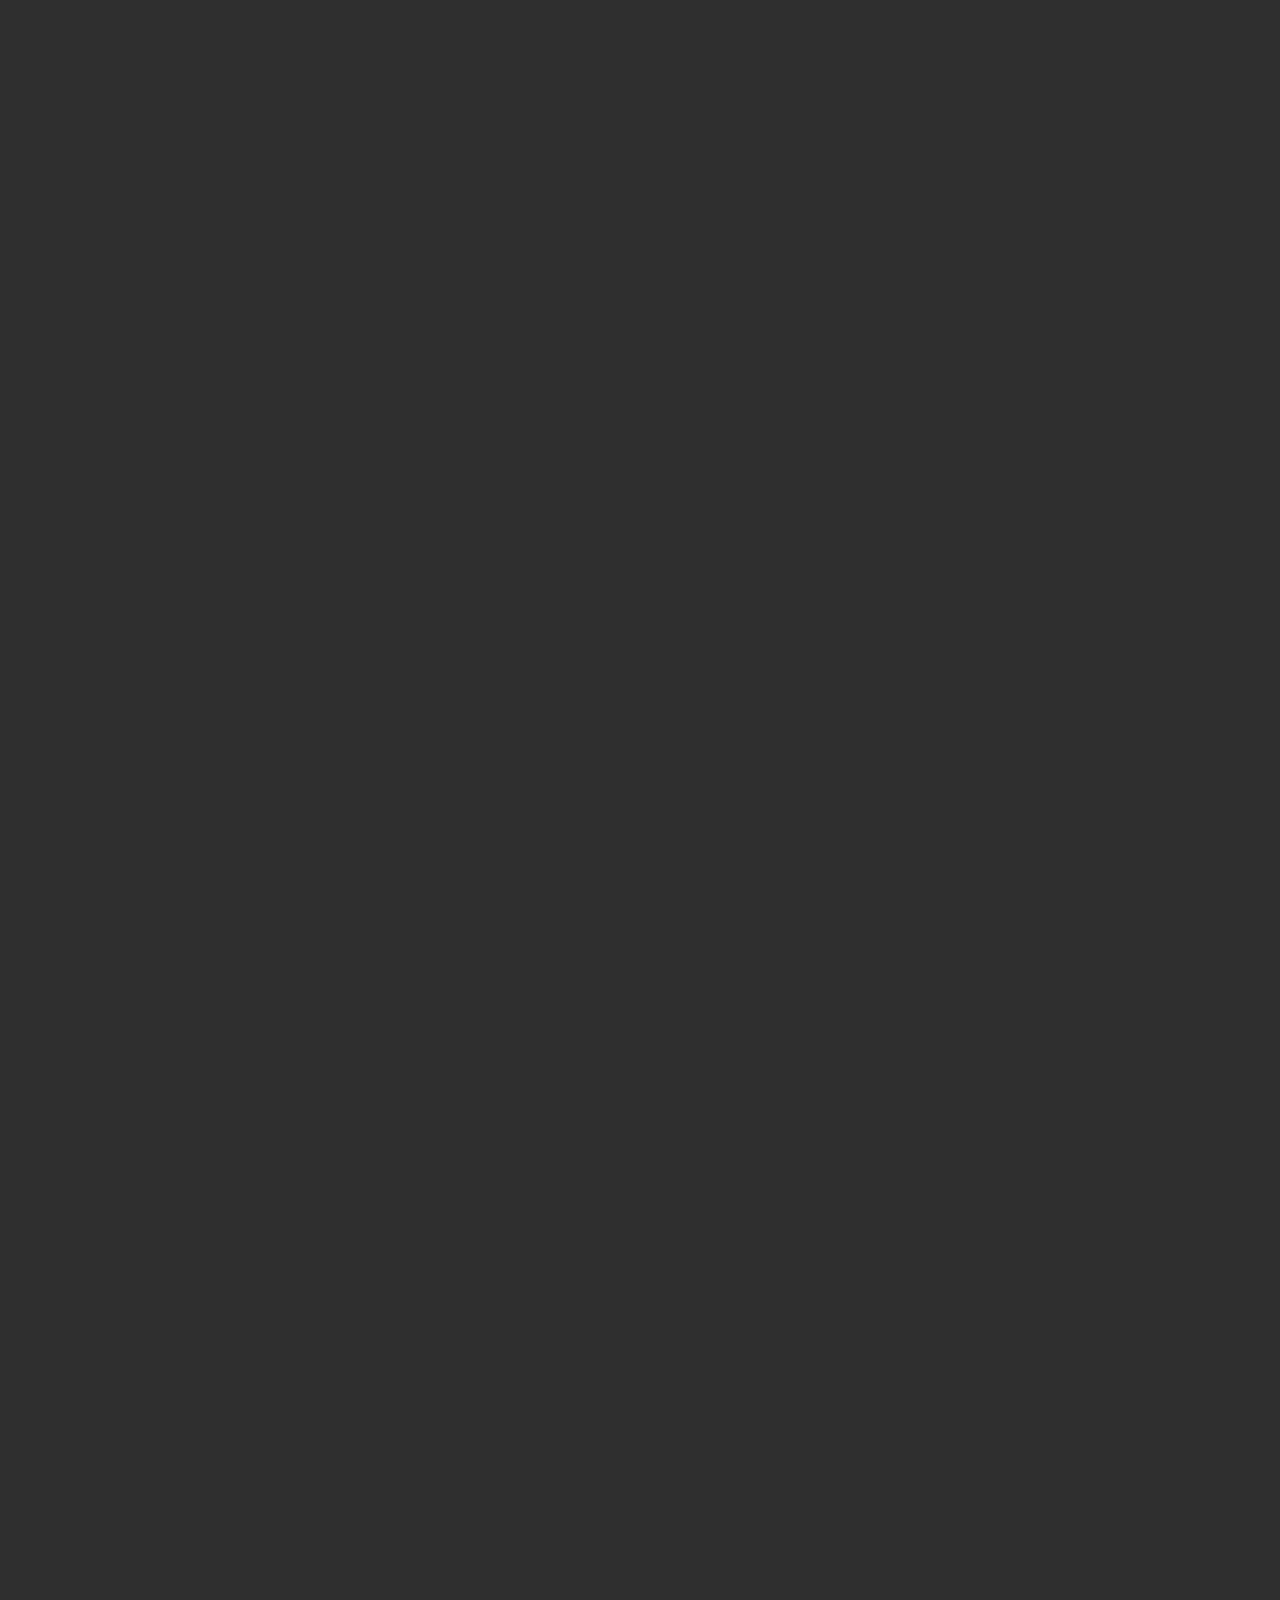
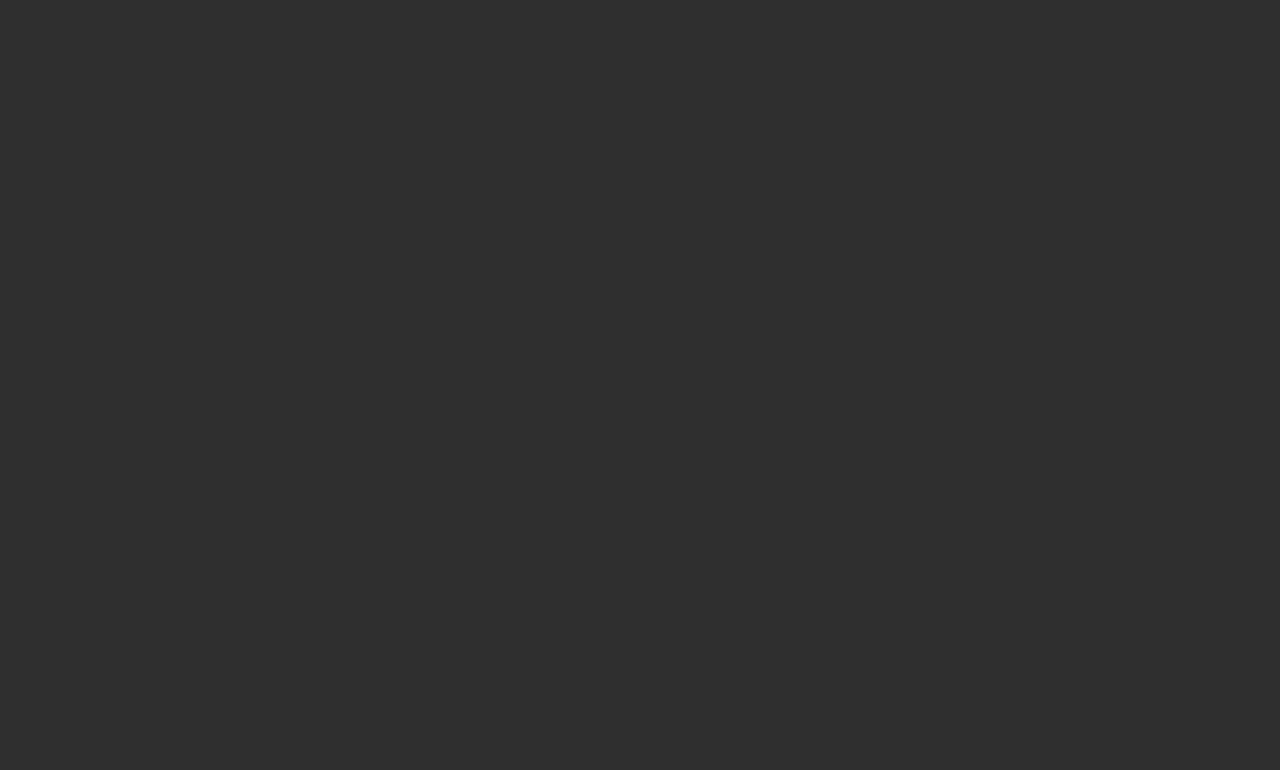
<file: project02_detail.html>
<!DOCTYPE html>
<html lang="en">
<head>
    <meta charset="UTF-8">
    <meta http-equiv="X-UA-Compatible" content="IE=edge">
    <meta name="viewport" content="width=device-width, initial-scale=1.0">
    <title>Document</title>
    <link href="css/detail.css" rel="stylesheet">
    <link rel="stylesheet" href="https://cdnjs.cloudflare.com/ajax/libs/animate.css/4.1.1/animate.min.css"/>
    <script src="https://ajax.googleapis.com/ajax/libs/jquery/3.6.0/jquery.min.js"></script>
    <script src="js/slick.js"></script>
    <script src="js/detail.js"></script>
    <script src="js/common.js"></script>
</head>
<body>
    <!-- header -->
    <header class="header">
        <div class="inner_header">
            <a href="index.html"><h1>bj.</h1></a>
            <div id="burger-menu">
                <span></span>
            </div>
            <div id="menu">
                <ul>
                    <li><a href="index.html">Work</a></li>
                    <li><a href="about.html">About Me</a></li>
                    <li><a href="#" class="contact_btn">Contact Us</a></li>
                </ul>
            </div>
        </div>
    </header>

    <article class="main_content">
        <section class="headline animate__animated animate__fadeIn">
            <h2>V-W</h2><a href="https://bongjun-kim94.github.io/vw/"><img src="images/git_icon.png" alt=""></a>
        </section>

        <section class="text_content1">
            <div>
                <p class="animate__animated animate__fadeInUp">
                    <strong>프로젝트 이름</strong><span>V-W - clone project</span>
                </p>
                <p class="animate__animated animate__fadeInUp">
                    <strong>프로젝트 개요</strong><span>현재 운영되고 있는 사이트 중에 마음에 들고, 기능이나 페이지를 구현해보고 싶은 사이트로 선정하였다.</span>
                </p>
                <p class="animate__animated animate__fadeInUp">
                    <strong>참&emsp;&ensp;여&emsp;&ensp;도</strong><span>Design:100% Coding:100%</span>
                </p>
                <p class="animate__animated animate__fadeInUp">
                    <strong>제&nbsp;&ensp;작&nbsp;&ensp;기&nbsp;&ensp;간</strong><span>2021.01~2021.03</span>
                </p>
            </div>
        </section>

        <section class="mainImage animate__animated">
            <img src="images/vw_main_01.JPG" alt="">
        </section>

        <section class="text_content2">
            <div class="animate__animated"> 
                <p>
                    <strong><span>목표</span></strong><span>똑같진 않더라도 어느정도 비슷하게는 구현해 보자.</span>
                </p>
                <p>
                    <strong>문제발생</strong><span>스크립트 쪽 코딩을 하다 보니 한 개를 처리하면 다른 부분에서 오류가 생겼다.</span>
                </p>
                <p class="p_nth">
                    <strong>해결방안</strong><span>일단 구글 검색을 엄청 많이 한 것 같다. 그래도 원하는 답을 찾지 못한게 많지만 최대한 스스로 해결해 보려고 노력했다.</span>
                    <p class="p_tap">해결한 문제가 70%정도도 되지 않지만 그 이상의 경험이였다.</p>
                </p>
                <p>
                    <strong>사용언어</strong><span>HTML5/CSS3 JavaScript/jQuery</span>
                </p>
            </div>
        </section>

        <section class="project_function">
            <h1 class="animate__animated">중점 구현 기능</h1>
            <div>
                <figure>
                    <p class="animate__animated"><img src="images/vw_function_01.jpg" alt=""></p>
                    <figcaption class="animate__animated">
                        <h2>메인 페이지 슬라이드 구현</h2>
                        <p>slick slide 라이브러리 이용하여 슬라이드 구현
                            일정 시간마다 사진 전환, dot버튼 누르면 
                            이미지가 바뀝니다.
                        </p>
                    </figcaption>
                </figure>
                <figure>
                    <p class="animate__animated"><img src="images/vw_function_02.jpg" alt=""></p>
                    <figcaption class="animate__animated">
                        <h2>스크롤 위치마다 이미지 전환</h2>
                        <p>company 페이지에서 소개글 오른쪽에 
                            총 3개의 이미지가 스크롤 일정 간격마다 
                            이미지가 fade in, fade out 됩니다.
                            검은 배경에선 헤더색상과 sns icon색이 반전됩니다.
                        </p>
                    </figcaption>
                </figure>
                <figure>
                    <p class="animate__animated"><img src="images/vw_function_03.jpg" alt=""></p>
                    <figcaption class="animate__animated">
                        <h2>스크롤 위치마다 컨텐츠 보임</h2>
                        <p>animate.css 라이브러리 활용하였고,
                            일정 지점으로 스크롤 다운 시,
                            컨텐츠가 없었다가 효과와 함께 나옴
                        </p>
                    </figcaption>
                </figure>
            </div>
        </section>

        <section class="mobile_thum">
            <div class="mobile_img">
                <figure>
                    <img src="images/vw_mobile_01.png" alt="">
                    <figcaption>반응형 모바일 480px 메인</figcaption>
                </figure>
                <figure>
                    <img src="images/vw_mobile_02.png" alt="">
                    <figcaption>반응형 모바일 project 메뉴</figcaption>
                </figure>
            </div>      
        </section>

        <div class="explanation">
            <h2>모바일 480px</h2>
            <p>메인 및 서브페이지 반응형 모바일 480px로 구현했습니다. </p>
        </div>

        <section class="next_preview slider">
            <div class="project_list regular">
                <a href="project02_detail.html">
                    <img src="images/vw_mobile.jpg" alt="">
                </a>
                <a href="project01_detail.html">
                    <img src="images/daon_mobile.jpg" alt="">
                </a>
                <a href="project03_detail.html">
                    <img src="images/react_main_03.jpg" alt="">
                </a>
            </div>
        </section>
    </article>

    <!-- footer -->
    <footer class="footer"></footer>

    <script>
        // 버거메뉴
        var burgerMenu = document.getElementById('burger-menu');
        var overlay = document.getElementById('menu');
        burgerMenu.addEventListener('click',function(){
            this.classList.toggle("close");
            overlay.classList.toggle("overlay");
        });
    </script>
    </body>
</html>
</file>
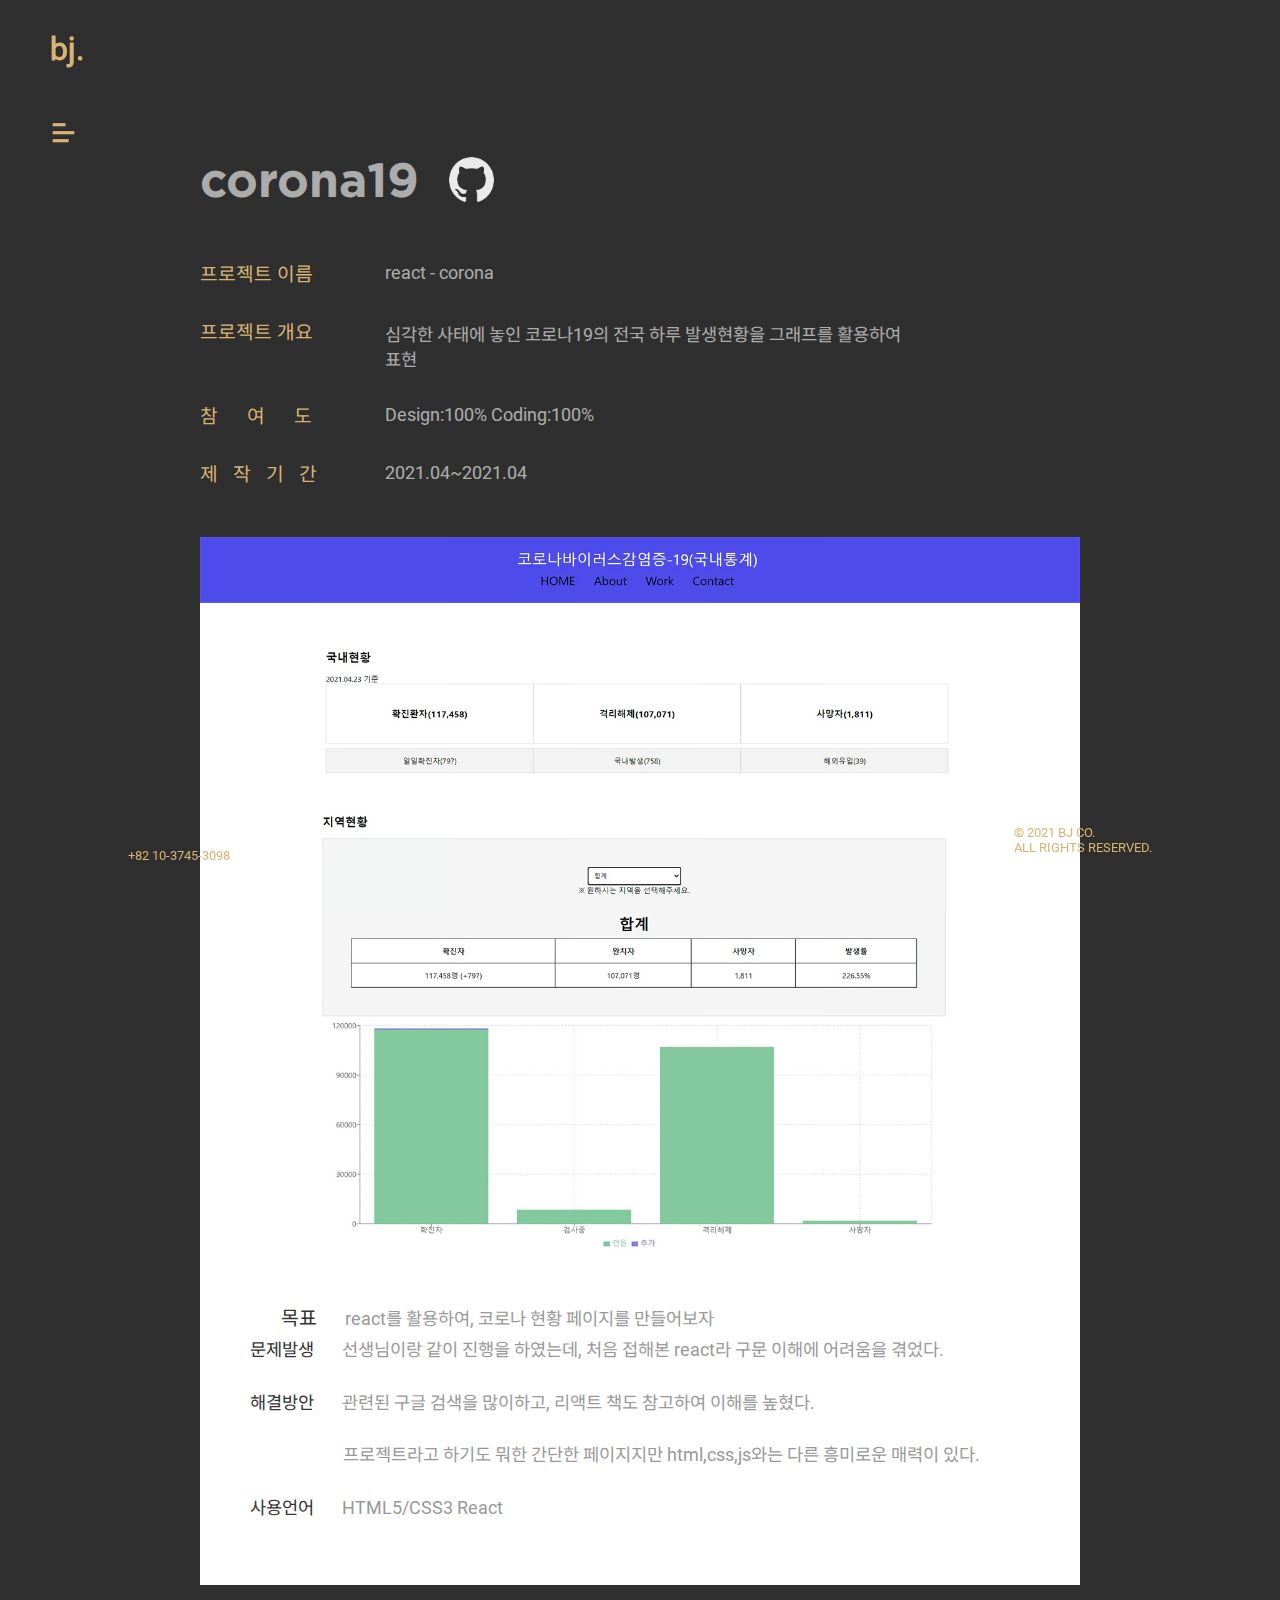
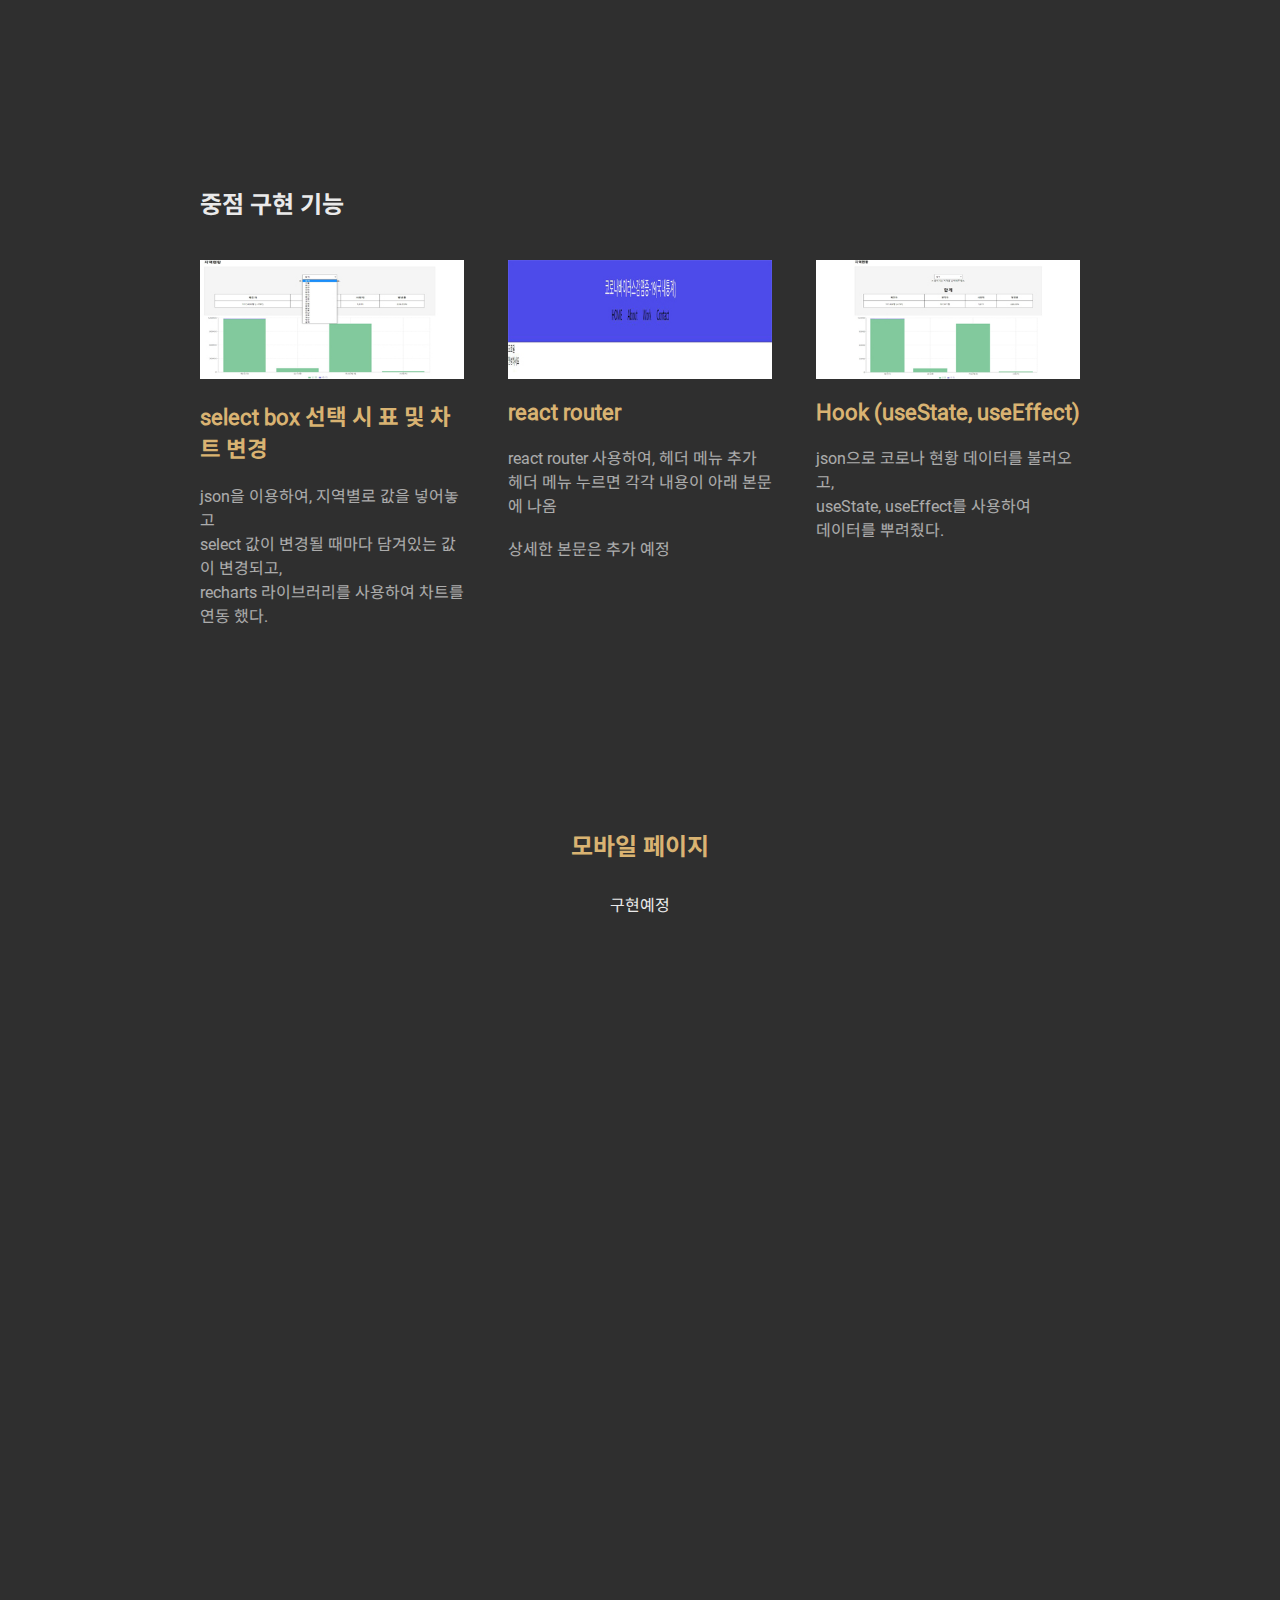
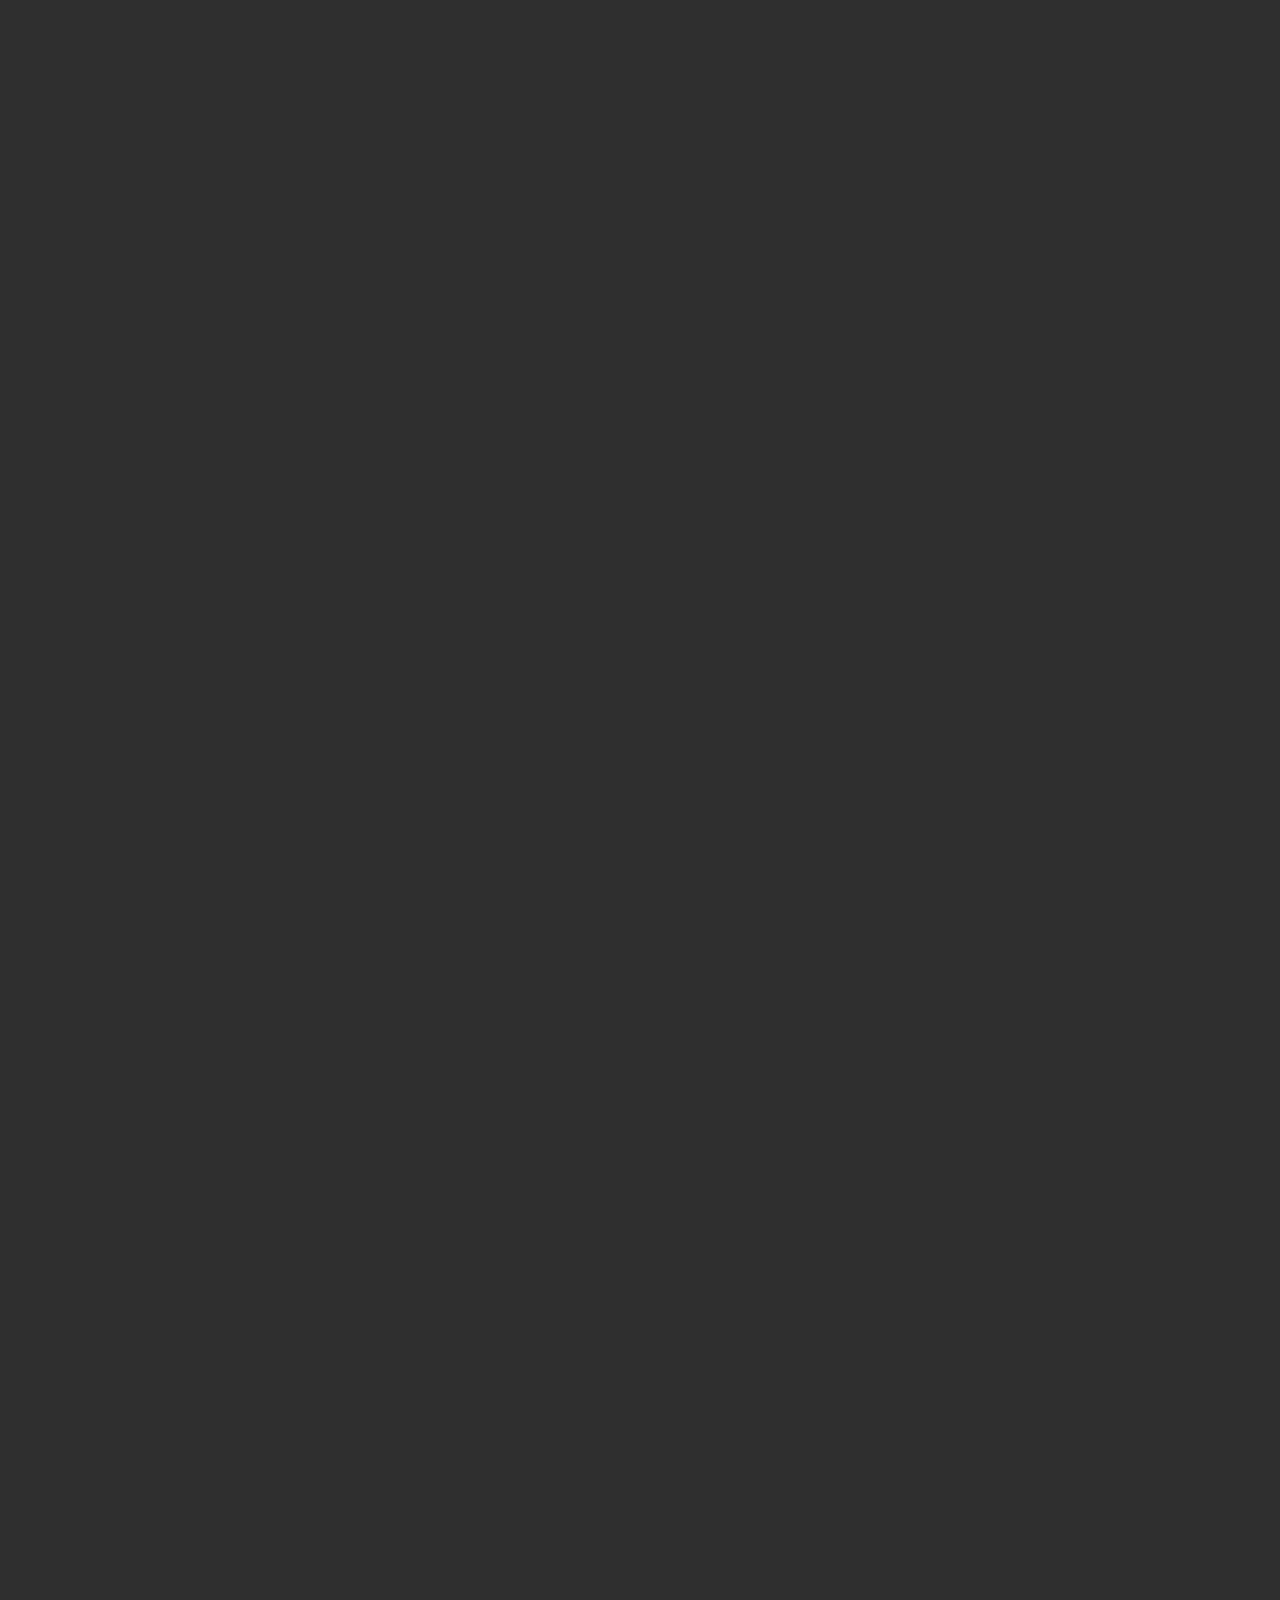
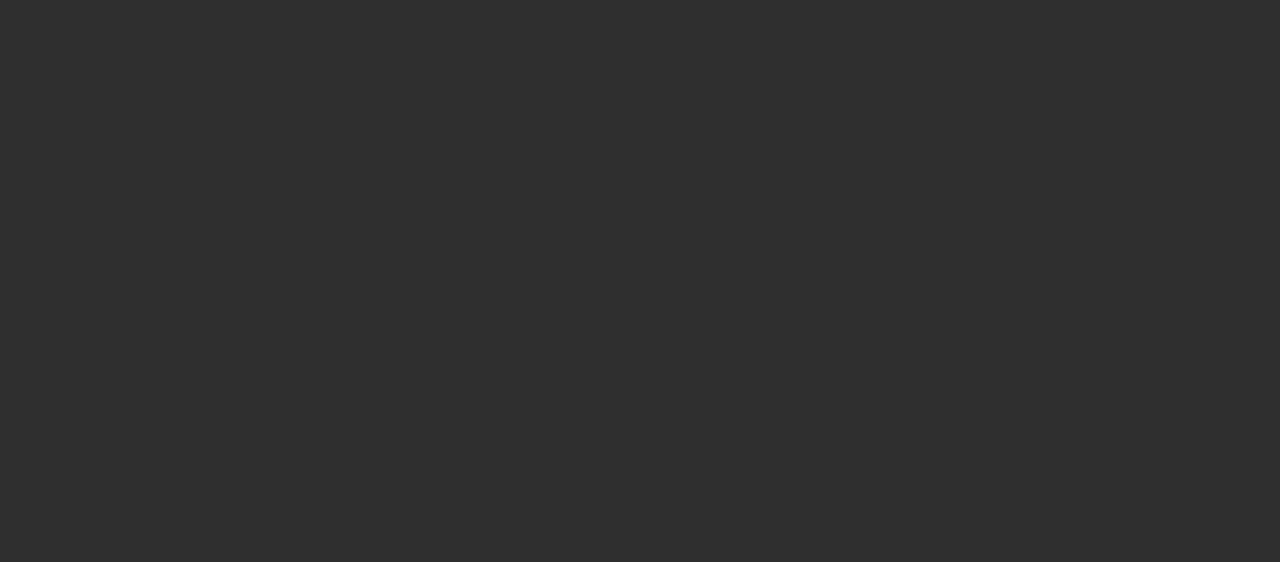
<file: project03_detail.html>
<!DOCTYPE html>
<html lang="en">
<head>
    <meta charset="UTF-8">
    <meta http-equiv="X-UA-Compatible" content="IE=edge">
    <meta name="viewport" content="width=device-width, initial-scale=1.0">
    <title>Document</title>
    <link href="css/detail.css" rel="stylesheet">
    <link rel="stylesheet" href="https://cdnjs.cloudflare.com/ajax/libs/animate.css/4.1.1/animate.min.css"/>
    <script src="https://ajax.googleapis.com/ajax/libs/jquery/3.6.0/jquery.min.js"></script>
    <script src="js/slick.js"></script>
    <script src="js/detail.js"></script>
    <script src="js/common.js"></script>
</head>
<body>
    <!-- header -->
    <header class="header">
        <div class="inner_header">
            <a href="index.html"><h1>bj.</h1></a>
            <div id="burger-menu">
                <span></span>
            </div>
            <div id="menu">
                <ul>
                    <li><a href="index.html">Work</a></li>
                    <li><a href="about.html">About Me</a></li>
                    <li><a href="#" class="contact_btn">Contact Us</a></li>
                </ul>
            </div>
        </div>
    </header>

    <article class="main_content">
        <section class="headline headline animate__animated animate__fadeIn">
            <h2>corona19</h2><a href="https://bongjun-kim94.github.io/vw/"><img src="images/git_icon.png" alt=""></a>
        </section>

        <section class="text_content1">
            <div>
                <p class="animate__animated animate__fadeInUp">
                    <strong>프로젝트 이름</strong><span>react - corona</span>
                </p>
                <p class="animate__animated animate__fadeInUp">
                    <strong>프로젝트 개요</strong><span>심각한 사태에 놓인 코로나19의 전국 하루 발생현황을 그래프를 활용하여 표현</span>
                </p>
                <p class="animate__animated animate__fadeInUp">
                    <strong>참&emsp;&ensp;여&emsp;&ensp;도</strong><span>Design:100% Coding:100%</span>
                </p>
                <p class="animate__animated animate__fadeInUp">
                    <strong>제&nbsp;&ensp;작&nbsp;&ensp;기&nbsp;&ensp;간</strong><span>2021.04~2021.04</span>
                </p>
            </div>
        </section>

        <section class="mainImage animate__animated">
            <img src="images/react_main_03.jpg" alt="">
        </section>

        <section class="text_content2">
            <div class="animate__animated">
                <p>
                    <strong><span>목표</span></strong><span>react를 활용하여, 코로나 현황 페이지를 만들어보자</span>
                </p>
                <p>
                    <strong>문제발생</strong><span>선생님이랑 같이 진행을 하였는데, 처음 접해본 react라 구문 이해에 어려움을 겪었다.</span>
                </p>
                <p class="p_nth">
                    <strong>해결방안</strong><span>관련된 구글 검색을 많이하고, 리액트 책도 참고하여 이해를 높혔다.</span>
                    <p class="p_tap">프로젝트라고 하기도 뭐한 간단한 페이지지만 html,css,js와는 다른 흥미로운 매력이 있다.</p>
                </p>
                <p>
                    <strong>사용언어</strong><span>HTML5/CSS3 React</span>
                </p>
            </div>
        </section>

        <section class="project_function">
            <h1 class="animate__animated">중점 구현 기능</h1>
            <div>
                <figure>
                    <p class="animate__animated"><img src="images/corona19_function_01.jpg" alt=""></p>
                    <figcaption class="animate__animated">
                        <h2>select box 선택 시 표 및 차트 변경</h2>
                        <p>json을 이용하여, 지역별로 값을 넣어놓고
                            select 값이 변경될 때마다 담겨있는 값이 변경되고,
                            recharts 라이브러리를 사용하여 차트를 연동 했다.
                        </p>
                    </figcaption>
                </figure>
                <figure>
                    <p class="animate__animated"><img src="images/corona19_function_02.jpg" alt=""></p>
                    <figcaption class="animate__animated">
                        <h2>react router</h2>
                        <p>react router 사용하여, 헤더 메뉴 추가
                            헤더 메뉴 누르면 각각 내용이 아래 본문에 나옴

                            상세한 본문은 추가 예정
                        </p>
                    </figcaption>
                </figure>
                <figure>
                    <p class="animate__animated"><img src="images/corona19_function_03.jpg" alt=""></p>
                    <figcaption class="animate__animated">
                        <h2>Hook (useState, useEffect)</h2>
                        <p>json으로 코로나 현황 데이터를 불러오고,
                            useState, useEffect를 사용하여 
                            데이터를 뿌려줬다.
                        </p>
                    </figcaption>
                </figure>
            </div>
        </section>

        <section class="mobile_thum"></section>

        <div class="explanation">
            <h2>모바일 페이지</h2>
            <p>구현예정</p>
        </div>

        <section class="next_preview slider">
            <div class="project_list regular">
                <a href="project03_detail.html">
                    <img src="images/react_main_03.jpg" alt="">
                </a>
                <a href="project02_detail.html">
                    <img src="images/vw_mobile.jpg" alt="">
                </a>
                <a href="project01_detail.html">
                    <img src="images/daon_mobile.jpg" alt="">
                </a>
            </div>
        </section>
    </article>
    
    <!-- footer -->
    <footer class="footer"></footer>

    <script>
        // 버거메뉴
        var burgerMenu = document.getElementById('burger-menu');
        var overlay = document.getElementById('menu');
        burgerMenu.addEventListener('click',function(){
            this.classList.toggle("close");
            overlay.classList.toggle("overlay");
        });
    </script>
    </body>
</html>
</file>
<file: assets/css/main.css>
@charset "UTF-8";
@import url("common.css");
main {
  width: 100%;
  height: 100%;
  position: fixed;
  left: 0;
  right: 0;
  bottom: 0;
  overflow: auto;
}

#loading {
  width: 100%;
  height: 100%;
  top: 0px;
  left: 0px;
  position: fixed;
  display: block;
  opacity: 1;
  background: #fff;
  z-index: 299;
  text-align: center;
}

#loading-image {
  position: absolute;
  top: 50%;
  left: 50%;
  -webkit-transform: translate(-50%, -50%);
          transform: translate(-50%, -50%);
  width: 20%;
  z-index: 300;
}

.main_contents {
  width: 100%;
}

.main_contents .about_thum {
  width: 100%;
  margin: 150px 0;
}

.main_contents .about_thum figure {
  width: 20vw;
  position: relative;
  margin: 0 auto;
  background: #fff;
  padding: 40px;
  z-index: 99;
  -webkit-transition: .5s;
  transition: .5s;
}

.main_contents .about_thum figure a img {
  width: 100%;
  height: 60vh;
  -o-object-fit: cover;
     object-fit: cover;
}

.main_contents .about_thum figure:hover {
  -webkit-transform: scale(0.95);
          transform: scale(0.95);
  opacity: 0.8;
}

.main_contents .about_thum figure figcaption {
  width: 50vw;
  position: absolute;
  left: 50%;
  top: 55%;
  -webkit-transform: translate(-50%, -50%);
          transform: translate(-50%, -50%);
  text-align: center;
}

.main_contents .about_thum figure figcaption p {
  font-family: 'gotham';
  text-shadow: 2px 2px 2px black;
  -webkit-transition: .5s;
  transition: .5s;
}

.main_contents .about_thum figure figcaption p:nth-child(1) {
  color: #fff;
  font-size: 5.5em;
  letter-spacing: -6px;
}

.main_contents .about_thum figure figcaption p:nth-child(2) {
  color: #d9b372;
  font-size: 4.5em;
  letter-spacing: -5px;
}

.main_contents .about_thum figure:hover figcaption p {
  -webkit-transform: scale(1.1);
          transform: scale(1.1);
}

.main_contents .project1_thum {
  width: 100%;
  margin: 200px 0;
}

.main_contents .project1_thum figure {
  width: 20vw;
  position: relative;
  margin: 0 auto;
  background: #fff;
  padding: 40px;
  z-index: 99;
  -webkit-transition: .5s;
  transition: .5s;
}

.main_contents .project1_thum figure .num {
  color: #d9b372;
  position: absolute;
  left: -40px;
  top: -30px;
}

.main_contents .project1_thum figure img {
  width: 100%;
}

.main_contents .project1_thum figure:hover {
  -webkit-transform: scale(0.95);
          transform: scale(0.95);
  opacity: 0.8;
}

.main_contents .project1_thum figure:hover .main_title {
  -webkit-transform: translate(-45%, -50%);
          transform: translate(-45%, -50%);
}

.main_contents .project1_thum figure:hover .sub_title {
  -webkit-transform: translateX(-10%);
          transform: translateX(-10%);
}

.main_contents .project1_thum figure figcaption .main_title {
  position: absolute;
  left: -40%;
  top: 35%;
  -webkit-transform: translate(-50%, -50%);
          transform: translate(-50%, -50%);
  -webkit-transition: .5s;
  transition: .5s;
}

.main_contents .project1_thum figure figcaption .main_title p {
  font-family: 'gotham';
  text-shadow: 2px 2px 2px black;
  line-height: 0.8;
  text-align: left;
}

.main_contents .project1_thum figure figcaption .main_title p:nth-child(1) {
  color: #fff;
  font-size: 9em;
  letter-spacing: -6px;
}

.main_contents .project1_thum figure figcaption .main_title p:nth-child(2) {
  color: #fff;
  font-size: 9em;
  letter-spacing: -5px;
  -webkit-transform: translateX(-5%);
          transform: translateX(-5%);
}

.main_contents .project1_thum figure figcaption .sub_title {
  position: absolute;
  right: -55%;
  top: 80%;
  -webkit-transition: .5s;
  transition: .5s;
}

.main_contents .project1_thum figure figcaption .sub_title p {
  font-size: 1.5em;
  text-align: left;
  color: #fff;
  text-shadow: 1px 1px 2px black;
}

.main_contents .project2_thum {
  width: 100%;
  margin: 200px 0;
}

.main_contents .project2_thum figure {
  width: 20vw;
  position: relative;
  margin: 0 auto;
  background: #fff;
  z-index: 99;
  padding: 40px;
  -webkit-transition: .5s;
  transition: .5s;
}

.main_contents .project2_thum figure .num {
  color: #d9b372;
  position: absolute;
  left: -40px;
  top: -30px;
}

.main_contents .project2_thum figure img {
  width: 100%;
}

.main_contents .project2_thum figure:hover {
  -webkit-transform: scale(0.95);
          transform: scale(0.95);
  opacity: 0.8;
}

.main_contents .project2_thum figure:hover .main_title {
  -webkit-transform: translate(45%, -50%);
          transform: translate(45%, -50%);
}

.main_contents .project2_thum figure:hover .sub_title {
  -webkit-transform: translateX(10%);
          transform: translateX(10%);
}

.main_contents .project2_thum figure figcaption .main_title {
  position: absolute;
  right: -30%;
  top: 35%;
  -webkit-transform: translate(50%, -50%);
          transform: translate(50%, -50%);
  -webkit-transition: .5s;
  transition: .5s;
}

.main_contents .project2_thum figure figcaption .main_title p {
  font-family: 'gotham';
  text-shadow: 2px 2px 2px black;
  line-height: 0.8;
  text-align: right;
}

.main_contents .project2_thum figure figcaption .main_title p:nth-child(1) {
  color: #fff;
  font-size: 9em;
  letter-spacing: -6px;
}

.main_contents .project2_thum figure figcaption .main_title p:nth-child(2) {
  color: #fff;
  font-size: 9em;
  letter-spacing: -5px;
  -webkit-transform: translateX(5%);
          transform: translateX(5%);
}

.main_contents .project2_thum figure figcaption .sub_title {
  position: absolute;
  left: -47%;
  top: 80%;
  -webkit-transition: .5s;
  transition: .5s;
}

.main_contents .project2_thum figure figcaption .sub_title p {
  font-size: 1.5em;
  text-align: left;
  color: #fff;
  text-shadow: 1px 1px 2px black;
}

.main_contents .project3_thum {
  width: 100%;
  margin: 200px 0;
}

.main_contents .project3_thum figure {
  width: 20vw;
  position: relative;
  margin: 0 auto;
  background: #fff;
  padding: 40px;
  z-index: 99;
  -webkit-transition: .5s;
  transition: .5s;
}

.main_contents .project3_thum figure .num {
  color: #d9b372;
  position: absolute;
  left: -40px;
  top: -30px;
}

.main_contents .project3_thum figure img {
  width: 100%;
}

.main_contents .project3_thum figure:hover {
  -webkit-transform: scale(0.95);
          transform: scale(0.95);
  opacity: 0.8;
}

.main_contents .project3_thum figure:hover .main_title {
  -webkit-transform: translate(-45%, -50%);
          transform: translate(-45%, -50%);
}

.main_contents .project3_thum figure:hover .sub_title {
  -webkit-transform: translateX(-10%);
          transform: translateX(-10%);
}

.main_contents .project3_thum figure figcaption .main_title {
  position: absolute;
  left: -40%;
  top: 35%;
  -webkit-transform: translate(-50%, -50%);
          transform: translate(-50%, -50%);
  -webkit-transition: .5s;
  transition: .5s;
}

.main_contents .project3_thum figure figcaption .main_title p {
  font-family: 'gotham';
  text-shadow: 2px 2px 2px black;
  line-height: 0.8;
  text-align: left;
}

.main_contents .project3_thum figure figcaption .main_title p:nth-child(1) {
  color: #fff;
  font-size: 8em;
  letter-spacing: -6px;
}

.main_contents .project3_thum figure figcaption .main_title p:nth-child(2) {
  color: #fff;
  font-size: 8em;
  letter-spacing: -5px;
  -webkit-transform: translateX(5%);
          transform: translateX(5%);
}

.main_contents .project3_thum figure figcaption .sub_title {
  position: absolute;
  right: -70%;
  top: 80%;
  -webkit-transition: .5s;
  transition: .5s;
}

.main_contents .project3_thum figure figcaption .sub_title p {
  font-size: 1.5em;
  text-align: left;
  color: #fff;
  text-shadow: 2px 2px 2px black;
}

.main_contents .contact {
  width: 80%;
  margin: 200px auto;
  display: -webkit-box;
  display: -ms-flexbox;
  display: flex;
  -webkit-box-pack: center;
      -ms-flex-pack: center;
          justify-content: center;
}

.main_contents .contact form {
  width: 30%;
  display: -webkit-box;
  display: -ms-flexbox;
  display: flex;
  -webkit-box-orient: vertical;
  -webkit-box-direction: normal;
      -ms-flex-direction: column;
          flex-direction: column;
  position: relative;
  z-index: 99;
}

.main_contents .contact form h2 {
  color: #d9b372;
  font-size: 2.5em;
  margin-bottom: 15px;
}

.main_contents .contact form input {
  margin: 10px 0;
  padding: 30px 0;
  border: none;
  border-bottom: 3px solid #9e9e9e;
  background: transparent;
  outline: none;
  color: #fff;
  opacity: 0.8;
}

.main_contents .contact form input[type=submit] {
  border-bottom: none;
  cursor: pointer;
  font-size: 1.5em;
}

.main_contents .contact form textarea {
  margin-top: 30px;
  padding: 0px;
  background: transparent;
  border: none;
  border-bottom: 3px solid #9e9e9e;
  resize: none;
  /* 크기고정 */
  outline: none;
  color: #fff;
  opacity: 0.8;
}

.main_contents .contact form button {
  height: 5vh;
  margin: 15px auto;
  color: #ececec;
  font-size: 1.5em;
  background: transparent;
  border: none;
  cursor: pointer;
  outline: none;
  font-family: inherit;
}

.main_contents .contact .contact_text {
  margin-left: 100px;
}

.main_contents .contact .contact_text p {
  font-family: 'gotham';
  line-height: 0.8;
  letter-spacing: -5px;
}

.main_contents .contact .contact_text p:nth-child(1) {
  color: #d9b372;
  font-size: 11em;
}

.main_contents .contact .contact_text p:nth-child(2) {
  color: #fff;
  font-size: 11em;
}

.main_contents .contact .contact_text p:nth-child(3) {
  letter-spacing: -1px;
  line-height: 1.3;
  color: #fff;
  margin-top: 80px;
  font-size: 1em;
}

.main_contents .top_btn {
  width: 100%;
}

.main_contents .top_btn p {
  width: 40px;
  height: 40px;
  margin: 0 auto;
  border: solid 2px #505050;
  border-radius: 100%;
  text-align: center;
  -webkit-transition: all .3s ease-out;
  transition: all .3s ease-out;
  position: relative;
  bottom: 100px;
  z-index: 99;
  cursor: pointer;
}

.main_contents .top_btn p img {
  width: 15px;
  position: absolute;
  left: 50%;
  top: 50%;
  -webkit-transform: translate(-50%, -50%);
          transform: translate(-50%, -50%);
}

.main_contents .top_btn p:hover {
  border: 2px solid #ececec;
}

@media screen and (max-width: 480px) {
  .main_contents .about_thum figure {
    width: 40vw;
    padding: 20px;
  }
  .main_contents .about_thum figure a img {
    height: 30vh;
  }
  .main_contents .about_thum figure:hover {
    -webkit-transform: scale(0.95);
            transform: scale(0.95);
    opacity: 0.8;
  }
  .main_contents .about_thum figure figcaption {
    width: 80vw;
  }
  .main_contents .about_thum figure figcaption p:nth-child(1) {
    font-size: 2.5em;
    letter-spacing: -2px;
  }
  .main_contents .about_thum figure figcaption p:nth-child(2) {
    font-size: 1.5em;
    letter-spacing: -2px;
  }
  .main_contents .about_thum figure:hover figcaption p {
    -webkit-transform: scale(1.1);
            transform: scale(1.1);
  }
  .main_contents .project1_thum figure {
    width: 40vw;
    padding: 20px;
  }
  .main_contents .project1_thum figure img {
    width: 100%;
  }
  .main_contents .project1_thum figure:hover {
    -webkit-transform: scale(0.95);
            transform: scale(0.95);
    opacity: 0.8;
  }
  .main_contents .project1_thum figure:hover .main_title {
    -webkit-transform: translate(-45%, -50%);
            transform: translate(-45%, -50%);
  }
  .main_contents .project1_thum figure:hover .sub_title {
    -webkit-transform: translateX(-10%);
            transform: translateX(-10%);
  }
  .main_contents .project1_thum figure figcaption .main_title {
    position: absolute;
    left: -10%;
    top: 35%;
    -webkit-transform: translate(-50%, -50%);
            transform: translate(-50%, -50%);
  }
  .main_contents .project1_thum figure figcaption .main_title p:nth-child(1) {
    font-size: 3em;
  }
  .main_contents .project1_thum figure figcaption .main_title p:nth-child(2) {
    font-size: 3em;
    -webkit-transform: translateX(-5%);
            transform: translateX(-5%);
  }
  .main_contents .project1_thum figure figcaption .sub_title {
    position: absolute;
    right: -30%;
    top: 80%;
  }
  .main_contents .project1_thum figure figcaption .sub_title p {
    font-size: 0.8em;
  }
  .main_contents .project2_thum {
    width: 100%;
    margin: 200px 0;
  }
  .main_contents .project2_thum figure {
    width: 40vw;
    padding: 20px;
  }
  .main_contents .project2_thum figure img {
    width: 100%;
  }
  .main_contents .project2_thum figure:hover {
    -webkit-transform: scale(0.95);
            transform: scale(0.95);
    opacity: 0.8;
  }
  .main_contents .project2_thum figure:hover .main_title {
    -webkit-transform: translate(45%, -50%);
            transform: translate(45%, -50%);
  }
  .main_contents .project2_thum figure:hover .sub_title {
    -webkit-transform: translateX(10%);
            transform: translateX(10%);
  }
  .main_contents .project2_thum figure figcaption .main_title {
    position: absolute;
    right: -15%;
    top: 35%;
    -webkit-transform: translate(50%, -50%);
            transform: translate(50%, -50%);
  }
  .main_contents .project2_thum figure figcaption .main_title p:nth-child(1) {
    font-size: 3em;
  }
  .main_contents .project2_thum figure figcaption .main_title p:nth-child(2) {
    font-size: 3em;
  }
  .main_contents .project2_thum figure figcaption .sub_title {
    position: absolute;
    left: -30%;
    top: 80%;
  }
  .main_contents .project2_thum figure figcaption .sub_title p {
    font-size: 0.8em;
  }
  .main_contents .project3_thum {
    width: 100%;
    margin: 200px 0;
  }
  .main_contents .project3_thum figure {
    width: 40vw;
    padding: 20px;
  }
  .main_contents .project3_thum figure img {
    width: 100%;
  }
  .main_contents .project3_thum figure:hover {
    -webkit-transform: scale(0.95);
            transform: scale(0.95);
    opacity: 0.8;
  }
  .main_contents .project3_thum figure:hover .main_title {
    -webkit-transform: translate(-45%, -50%);
            transform: translate(-45%, -50%);
  }
  .main_contents .project3_thum figure:hover .sub_title {
    -webkit-transform: translateX(-10%);
            transform: translateX(-10%);
  }
  .main_contents .project3_thum figure figcaption .main_title {
    position: absolute;
    left: -15%;
    top: 35%;
    -webkit-transform: translate(-50%, -50%);
            transform: translate(-50%, -50%);
    -webkit-transition: .5s;
    transition: .5s;
  }
  .main_contents .project3_thum figure figcaption .main_title p {
    font-family: 'gotham';
    text-shadow: 2px 2px 2px black;
    line-height: 0.8;
    text-align: left;
  }
  .main_contents .project3_thum figure figcaption .main_title p:nth-child(1) {
    font-size: 3em;
    letter-spacing: -6px;
  }
  .main_contents .project3_thum figure figcaption .main_title p:nth-child(2) {
    font-size: 3em;
    letter-spacing: -5px;
    -webkit-transform: translateX(5%);
            transform: translateX(5%);
  }
  .main_contents .project3_thum figure figcaption .sub_title {
    position: absolute;
    right: -50%;
    top: 80%;
    -webkit-transition: .5s;
    transition: .5s;
  }
  .main_contents .project3_thum figure figcaption .sub_title p {
    font-size: 0.8em;
  }
  .main_contents .contact {
    width: 90%;
    display: block;
  }
  .main_contents .contact form {
    width: 80%;
    margin: 0 auto;
  }
  .main_contents .contact form h2 {
    font-size: 1.5em;
    margin-bottom: 15px;
  }
  .main_contents .contact form input {
    margin: 5px 0;
    padding: 10px 0;
  }
  .main_contents .contact form input[type=submit] {
    border-bottom: none;
    cursor: pointer;
    font-size: 1em;
  }
  .main_contents .contact form textarea {
    margin-top: 20px;
    padding: 0px;
  }
  .main_contents .contact .contact_text {
    margin: 50px 0 0 30px;
  }
  .main_contents .contact .contact_text p:nth-child(1) {
    font-size: 5em;
  }
  .main_contents .contact .contact_text p:nth-child(2) {
    font-size: 5em;
  }
  .main_contents .contact .contact_text p:nth-child(3) {
    margin-top: 50px;
    font-size: 0.7em;
  }
}

@media screen and (min-width: 480px) and (max-width: 1024px) {
  .main_contents .about_thum {
    margin: 150px 0;
  }
  .main_contents .about_thum figure {
    width: 30vw;
    padding: 30px;
  }
  .main_contents .about_thum figure a img {
    width: 100%;
    height: 50vh;
  }
  .main_contents .about_thum figure:hover {
    -webkit-transform: scale(0.95);
            transform: scale(0.95);
    opacity: 0.8;
  }
  .main_contents .about_thum figure figcaption {
    width: 50vw;
  }
  .main_contents .about_thum figure figcaption p:nth-child(1) {
    font-size: 3.5em;
  }
  .main_contents .about_thum figure figcaption p:nth-child(2) {
    font-size: 3em;
  }
  .main_contents .about_thum figure:hover figcaption p {
    -webkit-transform: scale(1.1);
            transform: scale(1.1);
  }
  .main_contents .project1_thum {
    width: 100%;
    margin: 200px 0;
  }
  .main_contents .project1_thum figure {
    width: 30vw;
    padding: 30px;
  }
  .main_contents .project1_thum figure img {
    width: 100%;
  }
  .main_contents .project1_thum figure:hover {
    -webkit-transform: scale(0.95);
            transform: scale(0.95);
    opacity: 0.8;
  }
  .main_contents .project1_thum figure:hover .main_title {
    -webkit-transform: translate(-45%, -50%);
            transform: translate(-45%, -50%);
  }
  .main_contents .project1_thum figure:hover .sub_title {
    -webkit-transform: translateX(-10%);
            transform: translateX(-10%);
  }
  .main_contents .project1_thum figure figcaption .main_title {
    position: absolute;
    left: -30%;
    top: 35%;
    -webkit-transform: translate(-50%, -50%);
            transform: translate(-50%, -50%);
  }
  .main_contents .project1_thum figure figcaption .main_title p:nth-child(1) {
    font-size: 6em;
  }
  .main_contents .project1_thum figure figcaption .main_title p:nth-child(2) {
    font-size: 6em;
    -webkit-transform: translateX(-5%);
            transform: translateX(-5%);
  }
  .main_contents .project1_thum figure figcaption .sub_title {
    position: absolute;
    right: -55%;
    top: 80%;
    -webkit-transition: .5s;
    transition: .5s;
  }
  .main_contents .project1_thum figure figcaption .sub_title p {
    font-size: 1.1em;
    text-align: left;
    color: #fff;
    text-shadow: 1px 1px 2px black;
  }
  .main_contents .project2_thum {
    width: 100%;
    margin: 200px 0;
  }
  .main_contents .project2_thum figure {
    width: 30vw;
    padding: 30px;
  }
  .main_contents .project2_thum figure img {
    width: 100%;
  }
  .main_contents .project2_thum figure:hover {
    -webkit-transform: scale(0.95);
            transform: scale(0.95);
    opacity: 0.8;
  }
  .main_contents .project2_thum figure:hover .main_title {
    -webkit-transform: translate(45%, -50%);
            transform: translate(45%, -50%);
  }
  .main_contents .project2_thum figure:hover .sub_title {
    -webkit-transform: translateX(10%);
            transform: translateX(10%);
  }
  .main_contents .project2_thum figure figcaption .main_title {
    position: absolute;
    right: -30%;
    top: 35%;
    -webkit-transform: translate(50%, -50%);
            transform: translate(50%, -50%);
    -webkit-transition: .5s;
    transition: .5s;
  }
  .main_contents .project2_thum figure figcaption .main_title p {
    font-family: 'gotham';
    text-shadow: 2px 2px 2px black;
    line-height: 0.8;
    text-align: right;
  }
  .main_contents .project2_thum figure figcaption .main_title p:nth-child(1) {
    font-size: 6em;
  }
  .main_contents .project2_thum figure figcaption .main_title p:nth-child(2) {
    font-size: 6em;
    -webkit-transform: translateX(5%);
            transform: translateX(5%);
  }
  .main_contents .project2_thum figure figcaption .sub_title {
    position: absolute;
    left: -50%;
    top: 80%;
  }
  .main_contents .project2_thum figure figcaption .sub_title p {
    font-size: 1.1em;
  }
  .main_contents .project3_thum {
    width: 100%;
    margin: 200px 0;
  }
  .main_contents .project3_thum figure {
    width: 30vw;
    padding: 30px;
  }
  .main_contents .project3_thum figure img {
    width: 100%;
  }
  .main_contents .project3_thum figure:hover {
    -webkit-transform: scale(0.95);
            transform: scale(0.95);
    opacity: 0.8;
  }
  .main_contents .project3_thum figure:hover .main_title {
    -webkit-transform: translate(-45%, -50%);
            transform: translate(-45%, -50%);
  }
  .main_contents .project3_thum figure:hover .sub_title {
    -webkit-transform: translateX(-10%);
            transform: translateX(-10%);
  }
  .main_contents .project3_thum figure figcaption .main_title {
    position: absolute;
    left: -40%;
    top: 35%;
    -webkit-transform: translate(-50%, -50%);
            transform: translate(-50%, -50%);
    -webkit-transition: .5s;
    transition: .5s;
  }
  .main_contents .project3_thum figure figcaption .main_title p {
    font-family: 'gotham';
    text-shadow: 2px 2px 2px black;
    line-height: 0.8;
    text-align: left;
  }
  .main_contents .project3_thum figure figcaption .main_title p:nth-child(1) {
    color: #fff;
    font-size: 5em;
    letter-spacing: -6px;
  }
  .main_contents .project3_thum figure figcaption .main_title p:nth-child(2) {
    color: #fff;
    font-size: 5em;
    letter-spacing: -5px;
    -webkit-transform: translateX(5%);
            transform: translateX(5%);
  }
  .main_contents .project3_thum figure figcaption .sub_title {
    position: absolute;
    right: -70%;
    top: 80%;
    -webkit-transition: .5s;
    transition: .5s;
  }
  .main_contents .project3_thum figure figcaption .sub_title p {
    font-size: 1.1em;
  }
  .main_contents .contact {
    width: 80%;
  }
  .main_contents .contact form {
    width: 40%;
  }
  .main_contents .contact form h2 {
    font-size: 2em;
    margin-bottom: 15px;
  }
  .main_contents .contact form input {
    margin: 10px 0;
    padding: 10px 0;
  }
  .main_contents .contact form input[type=submit] {
    border-bottom: none;
    cursor: pointer;
    font-size: 1.3em;
  }
  .main_contents .contact form textarea {
    margin-top: 30px;
    padding: 0px;
  }
  .main_contents .contact .contact_text p:nth-child(1) {
    font-size: 8.5em;
  }
  .main_contents .contact .contact_text p:nth-child(2) {
    font-size: 8.5em;
  }
  .main_contents .contact .contact_text p:nth-child(3) {
    margin-top: 70px;
    font-size: 0.8em;
  }
}

@media screen and (min-width: 1024px) and (max-width: 1440px) {
  .main_contents .about_thum {
    margin: 100px 0;
  }
  .main_contents .about_thum figure {
    width: 25vw;
    padding: 40px;
  }
  .main_contents .about_thum figure a img {
    width: 100%;
    height: 50vh;
  }
  .main_contents .about_thum figure:hover {
    -webkit-transform: scale(0.95);
            transform: scale(0.95);
    opacity: 0.8;
  }
  .main_contents .about_thum figure figcaption {
    width: 50vw;
    position: absolute;
    left: 50%;
    top: 55%;
    -webkit-transform: translate(-50%, -50%);
            transform: translate(-50%, -50%);
    text-align: center;
  }
  .main_contents .about_thum figure figcaption p:nth-child(1) {
    font-size: 4em;
  }
  .main_contents .about_thum figure figcaption p:nth-child(2) {
    font-size: 3.5em;
  }
  .main_contents .about_thum figure:hover figcaption p {
    -webkit-transform: scale(1.1);
            transform: scale(1.1);
  }
  .main_contents .project1_thum {
    width: 100%;
    margin: 200px 0;
  }
  .main_contents .project1_thum figure {
    width: 25vw;
    padding: 40px;
  }
  .main_contents .project1_thum figure img {
    width: 100%;
  }
  .main_contents .project1_thum figure:hover {
    -webkit-transform: scale(0.95);
            transform: scale(0.95);
    opacity: 0.8;
  }
  .main_contents .project1_thum figure:hover .main_title {
    -webkit-transform: translate(-45%, -50%);
            transform: translate(-45%, -50%);
  }
  .main_contents .project1_thum figure:hover .sub_title {
    -webkit-transform: translateX(-10%);
            transform: translateX(-10%);
  }
  .main_contents .project1_thum figure figcaption .main_title {
    position: absolute;
    left: -40%;
    top: 35%;
    -webkit-transform: translate(-50%, -50%);
            transform: translate(-50%, -50%);
  }
  .main_contents .project1_thum figure figcaption .main_title p:nth-child(1) {
    font-size: 7em;
    letter-spacing: -6px;
  }
  .main_contents .project1_thum figure figcaption .main_title p:nth-child(2) {
    font-size: 7em;
    letter-spacing: -5px;
    -webkit-transform: translateX(-5%);
            transform: translateX(-5%);
  }
  .main_contents .project1_thum figure figcaption .sub_title {
    position: absolute;
    right: -60%;
    top: 80%;
    -webkit-transition: .5s;
    transition: .5s;
  }
  .main_contents .project1_thum figure figcaption .sub_title p {
    font-size: 1.2em;
    text-align: left;
    color: #fff;
    text-shadow: 1px 1px 2px black;
  }
  .main_contents .project2_thum {
    width: 100%;
    margin: 200px 0;
  }
  .main_contents .project2_thum figure {
    width: 25vw;
    padding: 40px;
  }
  .main_contents .project2_thum figure img {
    width: 100%;
  }
  .main_contents .project2_thum figure:hover {
    -webkit-transform: scale(0.95);
            transform: scale(0.95);
    opacity: 0.8;
  }
  .main_contents .project2_thum figure:hover .main_title {
    -webkit-transform: translate(45%, -50%);
            transform: translate(45%, -50%);
  }
  .main_contents .project2_thum figure:hover .sub_title {
    -webkit-transform: translateX(10%);
            transform: translateX(10%);
  }
  .main_contents .project2_thum figure figcaption .main_title {
    position: absolute;
    right: -30%;
    top: 35%;
    -webkit-transform: translate(50%, -50%);
            transform: translate(50%, -50%);
    -webkit-transition: .5s;
    transition: .5s;
  }
  .main_contents .project2_thum figure figcaption .main_title p {
    font-family: 'gotham';
    text-shadow: 2px 2px 2px black;
    line-height: 0.8;
    text-align: right;
  }
  .main_contents .project2_thum figure figcaption .main_title p:nth-child(1) {
    font-size: 7em;
  }
  .main_contents .project2_thum figure figcaption .main_title p:nth-child(2) {
    font-size: 7em;
    -webkit-transform: translateX(5%);
            transform: translateX(5%);
  }
  .main_contents .project2_thum figure figcaption .sub_title {
    position: absolute;
    left: -55%;
    top: 80%;
  }
  .main_contents .project2_thum figure figcaption .sub_title p {
    font-size: 1.2em;
  }
  .main_contents .project3_thum {
    width: 100%;
    margin: 200px 0;
  }
  .main_contents .project3_thum figure {
    width: 25vw;
    padding: 40px;
  }
  .main_contents .project3_thum figure img {
    width: 100%;
  }
  .main_contents .project3_thum figure:hover {
    -webkit-transform: scale(0.95);
            transform: scale(0.95);
    opacity: 0.8;
  }
  .main_contents .project3_thum figure:hover .main_title {
    -webkit-transform: translate(-45%, -50%);
            transform: translate(-45%, -50%);
  }
  .main_contents .project3_thum figure:hover .sub_title {
    -webkit-transform: translateX(-10%);
            transform: translateX(-10%);
  }
  .main_contents .project3_thum figure figcaption .main_title {
    position: absolute;
    left: -40%;
    top: 35%;
    -webkit-transform: translate(-50%, -50%);
            transform: translate(-50%, -50%);
    -webkit-transition: .5s;
    transition: .5s;
  }
  .main_contents .project3_thum figure figcaption .main_title p {
    font-family: 'gotham';
    text-shadow: 2px 2px 2px black;
    line-height: 0.8;
    text-align: left;
  }
  .main_contents .project3_thum figure figcaption .main_title p:nth-child(1) {
    color: #fff;
    font-size: 6em;
    letter-spacing: -6px;
  }
  .main_contents .project3_thum figure figcaption .main_title p:nth-child(2) {
    color: #fff;
    font-size: 6em;
    letter-spacing: -5px;
    -webkit-transform: translateX(5%);
            transform: translateX(5%);
  }
  .main_contents .project3_thum figure figcaption .sub_title {
    position: absolute;
    right: -80%;
    top: 80%;
    -webkit-transition: .5s;
    transition: .5s;
  }
  .main_contents .project3_thum figure figcaption .sub_title p {
    font-size: 1.2em;
  }
  .main_contents .contact {
    width: 80%;
    margin: 200px auto;
  }
  .main_contents .contact form {
    width: 40%;
  }
  .main_contents .contact form h2 {
    font-size: 2em;
    margin-bottom: 15px;
  }
  .main_contents .contact form input {
    margin: 10px 0;
    padding: 10px 0;
  }
  .main_contents .contact form input[type=submit] {
    border-bottom: none;
    cursor: pointer;
    font-size: 1.5em;
  }
  .main_contents .contact form textarea {
    margin-top: 30px;
    padding: 0px;
  }
  .main_contents .contact .contact_text {
    margin-left: 100px;
  }
  .main_contents .contact .contact_text p {
    font-family: 'gotham';
    line-height: 0.8;
    letter-spacing: -5px;
  }
  .main_contents .contact .contact_text p:nth-child(1) {
    font-size: 9em;
  }
  .main_contents .contact .contact_text p:nth-child(2) {
    font-size: 9em;
  }
  .main_contents .contact .contact_text p:nth-child(3) {
    letter-spacing: -1px;
    line-height: 1.3;
    color: #fff;
    margin-top: 80px;
    font-size: 0.9em;
  }
}
/*# sourceMappingURL=main.css.map */
</file>
<file: css/about.css>
@import url("common.css");
.main_content {
  width: 100%;
  margin-top: 150px;
}

.main_content::after {
  content: '';
  display: block;
  clear: both;
}

.main_content .main_left {
  float: left;
  position: relative;
  left: 20%;
}

.main_content .main_left figure p img {
  width: 300px;
  position: relative;
  z-index: 99;
}

.main_content .main_left figure figcaption p {
  color: #fff;
  opacity: 0.9;
  white-space: pre-line;
  font-size: 1.2em;
}

.main_content .scroll-fixed {
  position: fixed;
  top: 80px;
  z-index: 99;
}

.main_content .main_right {
  width: 55%;
  color: #fff;
  opacity: 0.9;
  white-space: pre-line;
  margin-top: -70px;
  float: right;
}

.main_content .main_right ul li:nth-child(1) h1 {
  font-size: 2.5em;
}

.main_content .main_right ul li:nth-child(1) p {
  font-size: 1.3em;
}

.main_content .main_right ul li:nth-child(1) span {
  width: 75%;
  border-bottom: 1px solid #ddd;
  display: inline-block;
  margin-top: 50px;
}

.main_content .main_right ul li:nth-child(2),
.main_content .main_right ul li:nth-child(3),
.main_content .main_right ul li:nth-child(4),
.main_content .main_right ul li:nth-child(5) {
  margin-left: 50px;
  opacity: 0.9;
}

.main_content .main_right ul li:nth-child(2) h2,
.main_content .main_right ul li:nth-child(3) h2,
.main_content .main_right ul li:nth-child(4) h2,
.main_content .main_right ul li:nth-child(5) h2 {
  font-size: 2em;
}

.main_content .main_right ul li:nth-child(2) p,
.main_content .main_right ul li:nth-child(3) p,
.main_content .main_right ul li:nth-child(4) p,
.main_content .main_right ul li:nth-child(5) p {
  font-size: 1.2em;
}

.main_content .main_right ul li:nth-child(2) .p_tap,
.main_content .main_right ul li:nth-child(3) .p_tap,
.main_content .main_right ul li:nth-child(4) .p_tap,
.main_content .main_right ul li:nth-child(5) .p_tap {
  margin-left: 7.15em;
}

.main_content .main_right ul li:nth-child(2) span,
.main_content .main_right ul li:nth-child(3) span,
.main_content .main_right ul li:nth-child(4) span,
.main_content .main_right ul li:nth-child(5) span {
  white-space: pre-line;
  margin-left: 2em;
}

.main_content .main_right ul li:nth-child(6) h2 {
  font-size: 2em;
}

.main_content .main_right ul li:nth-child(6) dl dt {
  font-size: 1.5em;
}

.main_content .main_right ul li:nth-child(6) dl dd {
  width: 90%;
  display: -webkit-box;
  display: -ms-flexbox;
  display: flex;
  -webkit-box-align: center;
      -ms-flex-align: center;
          align-items: center;
}

.main_content .main_right ul li:nth-child(6) dl dd p {
  width: 30%;
  font-size: 1.4em;
}

.main_content .main_right ul li:nth-child(6) dl dd span {
  width: 70%;
  font-size: 1.1rem;
}

@media screen and (max-width: 480px) {
  .main_content .main_left {
    left: 5%;
  }
  .main_content .main_left figure p img {
    width: 130px;
  }
  .main_content .main_left figure figcaption p {
    font-size: 0.5em;
  }
  .main_content .scroll-fixed {
    position: fixed;
    top: 88px;
    z-index: 99;
  }
  .main_content .main_right {
    width: 55%;
    margin-top: -60px;
  }
  .main_content .main_right ul li {
    margin: -20px 0;
  }
  .main_content .main_right ul li:nth-child(1) h1 {
    font-size: 1em;
  }
  .main_content .main_right ul li:nth-child(1) p {
    font-size: 0.6em;
  }
  .main_content .main_right ul li:nth-child(1) span {
    width: 90%;
    margin-top: 20px;
  }
  .main_content .main_right ul li:nth-child(2),
  .main_content .main_right ul li:nth-child(3),
  .main_content .main_right ul li:nth-child(4),
  .main_content .main_right ul li:nth-child(5) {
    margin-left: 15px;
  }
  .main_content .main_right ul li:nth-child(2) h2,
  .main_content .main_right ul li:nth-child(3) h2,
  .main_content .main_right ul li:nth-child(4) h2,
  .main_content .main_right ul li:nth-child(5) h2 {
    font-size: 1em;
  }
  .main_content .main_right ul li:nth-child(2) p,
  .main_content .main_right ul li:nth-child(3) p,
  .main_content .main_right ul li:nth-child(4) p,
  .main_content .main_right ul li:nth-child(5) p {
    font-size: 0.6em;
  }
  .main_content .main_right ul li:nth-child(2) .p_tap,
  .main_content .main_right ul li:nth-child(3) .p_tap,
  .main_content .main_right ul li:nth-child(4) .p_tap,
  .main_content .main_right ul li:nth-child(5) .p_tap {
    margin-left: 0;
  }
  .main_content .main_right ul li:nth-child(2) span,
  .main_content .main_right ul li:nth-child(3) span,
  .main_content .main_right ul li:nth-child(4) span,
  .main_content .main_right ul li:nth-child(5) span {
    white-space: pre-line;
    margin-left: 2em;
  }
  .main_content .main_right ul li:nth-child(6) h2 {
    font-size: 1em;
  }
  .main_content .main_right ul li:nth-child(6) dl dt {
    font-size: 1em;
  }
  .main_content .main_right ul li:nth-child(6) dl dd {
    margin-left: 0;
  }
  .main_content .main_right ul li:nth-child(6) dl dd p {
    width: 30%;
    font-size: 0.7em;
  }
  .main_content .main_right ul li:nth-child(6) dl dd span {
    width: 70%;
    font-size: 0.6rem;
  }
}

@media screen and (min-width: 480px) and (max-width: 1024px) {
  .main_content .main_left {
    left: 10%;
  }
  .main_content .main_left figure p img {
    width: 250px;
  }
  .main_content .main_left figure figcaption p {
    font-size: 0.9em;
  }
  .main_content .scroll-fixed {
    position: fixed;
    top: 80px;
    z-index: 99;
  }
  .main_content .main_right {
    width: 55%;
  }
  .main_content .main_right ul li:nth-child(1) h1 {
    font-size: 1.5em;
  }
  .main_content .main_right ul li:nth-child(1) p {
    font-size: 1em;
  }
  .main_content .main_right ul li:nth-child(1) span {
    width: 85%;
    margin-top: 30px;
  }
  .main_content .main_right ul li:nth-child(2),
  .main_content .main_right ul li:nth-child(3),
  .main_content .main_right ul li:nth-child(4),
  .main_content .main_right ul li:nth-child(5) {
    margin-left: 30px;
  }
  .main_content .main_right ul li:nth-child(2) h2,
  .main_content .main_right ul li:nth-child(3) h2,
  .main_content .main_right ul li:nth-child(4) h2,
  .main_content .main_right ul li:nth-child(5) h2 {
    font-size: 1.5em;
  }
  .main_content .main_right ul li:nth-child(2) p,
  .main_content .main_right ul li:nth-child(3) p,
  .main_content .main_right ul li:nth-child(4) p,
  .main_content .main_right ul li:nth-child(5) p {
    font-size: 0.9em;
  }
  .main_content .main_right ul li:nth-child(2) .p_tap,
  .main_content .main_right ul li:nth-child(3) .p_tap,
  .main_content .main_right ul li:nth-child(4) .p_tap,
  .main_content .main_right ul li:nth-child(5) .p_tap {
    margin-left: 7.15em;
  }
  .main_content .main_right ul li:nth-child(2) span,
  .main_content .main_right ul li:nth-child(3) span,
  .main_content .main_right ul li:nth-child(4) span,
  .main_content .main_right ul li:nth-child(5) span {
    white-space: pre-line;
    margin-left: 2em;
  }
  .main_content .main_right ul li:nth-child(6) h2 {
    font-size: 1.7em;
  }
  .main_content .main_right ul li:nth-child(6) dl dt {
    font-size: 1.1em;
  }
  .main_content .main_right ul li:nth-child(6) dl dd {
    margin-left: 20px;
  }
  .main_content .main_right ul li:nth-child(6) dl dd p {
    width: 30%;
    font-size: 1em;
  }
  .main_content .main_right ul li:nth-child(6) dl dd span {
    width: 70%;
    font-size: 0.8rem;
  }
}

@media screen and (min-width: 1024px) and (max-width: 1440px) {
  .main_content .main_left {
    left: 15%;
  }
  .main_content .main_left figure p img {
    width: 250px;
  }
  .main_content .main_left figure figcaption p {
    font-size: 1em;
  }
  .main_content .scroll-fixed {
    position: fixed;
    top: 80px;
    z-index: 99;
  }
  .main_content .main_right {
    width: 55%;
  }
  .main_content .main_right ul li:nth-child(1) h1 {
    font-size: 2em;
  }
  .main_content .main_right ul li:nth-child(1) p {
    font-size: 1.1em;
  }
  .main_content .main_right ul li:nth-child(1) span {
    margin-top: 30px;
  }
  .main_content .main_right ul li:nth-child(2),
  .main_content .main_right ul li:nth-child(3),
  .main_content .main_right ul li:nth-child(4),
  .main_content .main_right ul li:nth-child(5) {
    margin-left: 40px;
  }
  .main_content .main_right ul li:nth-child(2) h2,
  .main_content .main_right ul li:nth-child(3) h2,
  .main_content .main_right ul li:nth-child(4) h2,
  .main_content .main_right ul li:nth-child(5) h2 {
    font-size: 1.5em;
  }
  .main_content .main_right ul li:nth-child(2) p,
  .main_content .main_right ul li:nth-child(3) p,
  .main_content .main_right ul li:nth-child(4) p,
  .main_content .main_right ul li:nth-child(5) p {
    font-size: 1.1em;
  }
  .main_content .main_right ul li:nth-child(2) .p_tap,
  .main_content .main_right ul li:nth-child(3) .p_tap,
  .main_content .main_right ul li:nth-child(4) .p_tap,
  .main_content .main_right ul li:nth-child(5) .p_tap {
    margin-left: 7.15em;
  }
  .main_content .main_right ul li:nth-child(2) span,
  .main_content .main_right ul li:nth-child(3) span,
  .main_content .main_right ul li:nth-child(4) span,
  .main_content .main_right ul li:nth-child(5) span {
    white-space: pre-line;
    margin-left: 2em;
  }
  .main_content .main_right ul li:nth-child(6) h2 {
    font-size: 2em;
  }
  .main_content .main_right ul li:nth-child(6) dl dt {
    font-size: 1.5em;
  }
  .main_content .main_right ul li:nth-child(6) dl dd {
    margin-left: 30px;
  }
  .main_content .main_right ul li:nth-child(6) dl dd p {
    width: 25%;
    font-size: 1.2em;
  }
  .main_content .main_right ul li:nth-child(6) dl dd span {
    width: 70%;
    font-size: 1rem;
  }
}
/*# sourceMappingURL=about.css.map */
</file>
<file: css/detail.css>
@import url("common.css");
.main_content {
  width: 100%;
  padding: 0 200px;
}

.main_content .headline {
  margin-top: 150px;
  display: -webkit-box;
  display: -ms-flexbox;
  display: flex;
  -webkit-box-align: center;
      -ms-flex-align: center;
          align-items: center;
}

.main_content .headline h2 {
  color: #fff;
  font-family: 'gotham';
  font-size: 3em;
  opacity: 0.6;
}

.main_content .headline a {
  padding: 0 30px;
}

.main_content .headline a img {
  width: 45px;
  vertical-align: middle;
  opacity: 0.9;
}

.main_content .text_content1 {
  margin: 50px 0;
}

.main_content .text_content1 div p {
  margin-bottom: 30px;
  color: #fff;
}

.main_content .text_content1 div p strong {
  font-size: 1.2em;
  display: inline-block;
  vertical-align: top;
  width: 150px;
  font-weight: normal;
  color: #d9b372;
}

.main_content .text_content1 div p span {
  margin-left: 2em;
  font-size: 1.1em;
  opacity: 0.6;
  width: 60%;
  display: inline-block;
  vertical-align: middle;
  margin-top: 4px;
}

.main_content .mainImage img {
  width: 100%;
}

.main_content .text_content2 {
  background: #fff;
  padding: 50px 0;
}

.main_content .text_content2 div {
  margin-left: 50px;
}

.main_content .text_content2 div p {
  color: #999;
  line-height: 3;
}

.main_content .text_content2 div p strong {
  font-size: 1.1em;
  font-weight: normal;
  color: #333;
}

.main_content .text_content2 div p span {
  margin-left: 1.6em;
  font-size: 1.1em;
}

.main_content .text_content2 div p:nth-child(1) {
  margin-top: 15px;
  line-height: 0.5;
}

.main_content .text_content2 div .p_tap {
  margin-left: 5.3em;
  font-size: 1.1em;
}

.main_content .vw_text_content2 {
  background: #fff;
  padding: 50px 0;
}

.main_content .vw_text_content2 div {
  margin-left: 50px;
}

.main_content .vw_text_content2 div p {
  color: #999;
  line-height: 3;
}

.main_content .vw_text_content2 div p strong {
  font-size: 1.1em;
  font-weight: normal;
  color: #333;
}

.main_content .vw_text_content2 div p span {
  margin-left: 1.6em;
  font-size: 1.1em;
}

.main_content .vw_text_content2 div p:nth-child(3) {
  margin-top: 15px;
  line-height: 0.5;
}

.main_content .vw_text_content2 div .p_tap {
  margin-left: 5.3em;
  font-size: 1.1em;
}

.main_content .project_function {
  width: 100%;
  margin: 200px 0;
}

.main_content .project_function h1 {
  font-size: 1.5em;
  color: #fff;
  margin-bottom: 40px;
  opacity: 0.9;
}

.main_content .project_function div {
  display: -webkit-box;
  display: -ms-flexbox;
  display: flex;
  -webkit-box-pack: justify;
      -ms-flex-pack: justify;
          justify-content: space-between;
}

.main_content .project_function div figure {
  width: 30%;
}

.main_content .project_function div figure img {
  width: 100%;
}

.main_content .project_function div figure figcaption {
  color: #fff;
}

.main_content .project_function div figure figcaption h2 {
  color: #d9b372;
  font-size: 1.4em;
  margin: 20px 0;
}

.main_content .project_function div figure figcaption p {
  white-space: pre-line;
  font-size: 1em;
  opacity: 0.6;
}

.main_content .mobile_thum {
  width: 100%;
  background: #524d4d;
}

.main_content .mobile_thum .mobile_img {
  width: 60%;
  display: -webkit-box;
  display: -ms-flexbox;
  display: flex;
  -webkit-box-pack: justify;
      -ms-flex-pack: justify;
          justify-content: space-between;
  margin: 0 auto;
}

.main_content .mobile_thum .mobile_img figure {
  margin: 100px 50px;
}

.main_content .mobile_thum .mobile_img figure img {
  width: 100%;
}

.main_content .mobile_thum .mobile_img figure figcaption {
  color: #fff;
  font-size: 1em;
  text-align: center;
  opacity: 0.9;
}

.main_content .explanation {
  width: 100%;
  text-align: center;
}

.main_content .explanation h2 {
  color: #d9b372;
  margin: 30px 0;
}

.main_content .explanation p {
  color: #fff;
  opacity: 0.9;
}

.main_content .next_preview {
  width: 100%;
  margin: 250px 0 100px 0;
  display: -webkit-box;
  display: -ms-flexbox;
  display: flex;
  -webkit-box-pack: center;
      -ms-flex-pack: center;
          justify-content: center;
  -webkit-box-align: center;
      -ms-flex-align: center;
          align-items: center;
}

.main_content .next_preview a {
  margin: 0 20px;
}

.main_content .next_preview a img {
  width: 20px;
}

.main_content .next_preview .project_list img {
  width: 200px;
  margin: 0 20px;
}
/*# sourceMappingURL=detail.css.map */
</file>
